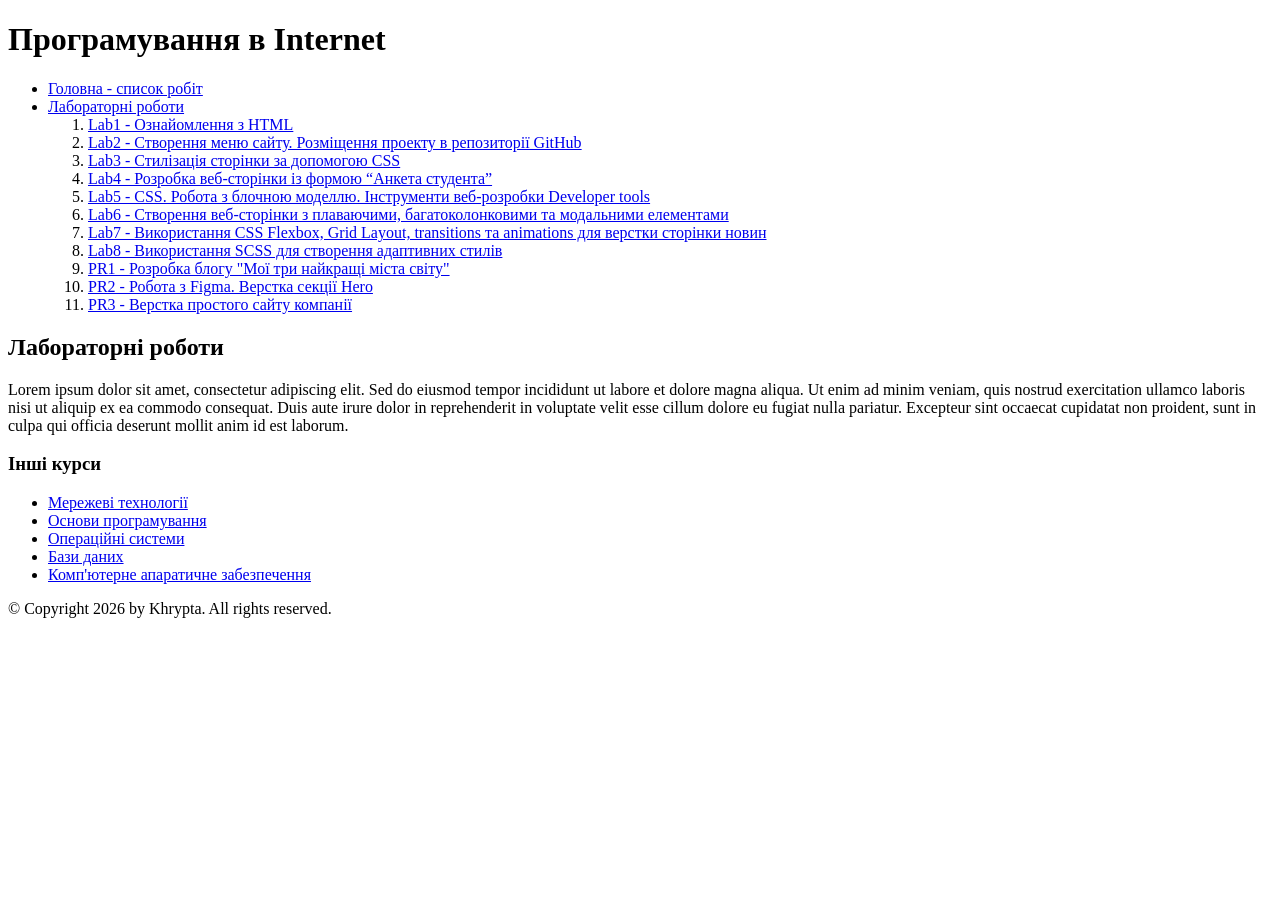
<file: index.html>
<!DOCTYPE html>
<html lang="uk">
<head>
    <meta charset="UTF-8">
    <meta http-equiv="refresh" content="0; url=./lab2/">
    <title>Лабораторна робота №2</title>
</head>
<body>
    <p>Перенаправлення на <a href="./lab2/">Лабораторну роботу №2</a>...</p>
</body>
</html>
</file>
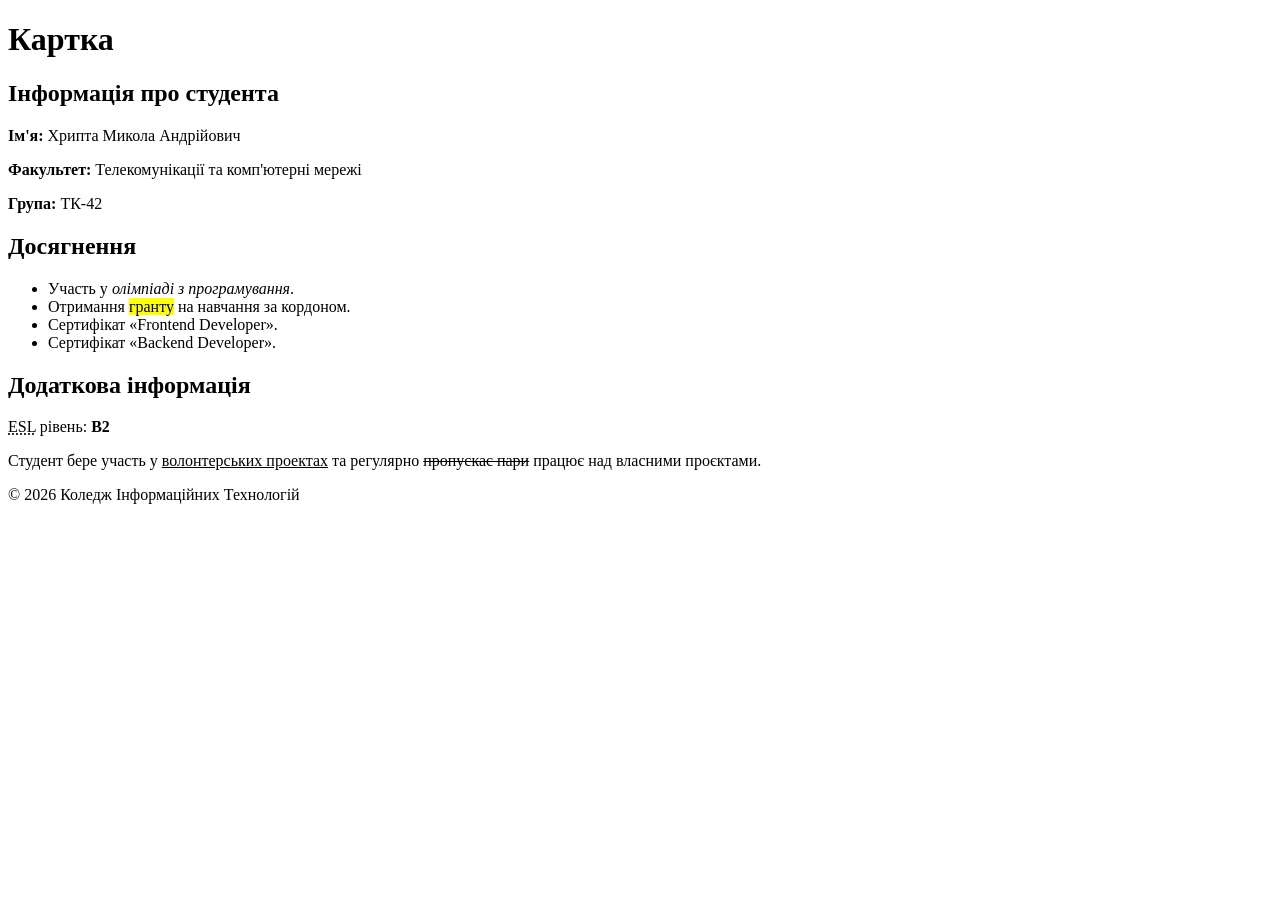
<file: lab1/index.html>
<!DOCTYPE html>
<html lang="uk">

<head>
    <meta charset="UTF-8">
    <title>Картка студента</title>
</head>

<body>
    <header>
        <h1>Картка</h1>
    </header>
    <main>
        <section>
            <h2>Інформація про студента</h2>
            <p><strong>Ім'я:</strong> Хрипта Микола Андрійович</p>
            <p><strong>Факультет:</strong> Телекомунікації та комп'ютерні мережі</p>
            <p><strong>Група:</strong> ТК-42</p>
        </section>
        <section>
            <h2>Досягнення</h2>
            <ul>
                <li>Участь у <em>олімпіаді з програмування</em>.</li>
                <li>Отримання <mark>гранту</mark> на навчання за кордоном.</li>
                <li>Сертифікат <q>Frontend Developer</q>.</li>
                <li>Сертифікат <q>Backend Developer</q>.</li>
            </ul>
        </section>
        <section>
            <h2>Додаткова інформація</h2>
            <p><abbr title="Influent English Level">ESL</abbr> рівень: <strong>B2</strong></p>
            Студент бере участь у <ins>волонтерських проектах</ins> та регулярно <del>пропускає пари</del> працює над власними проєктами.
        </section>
    </main>
    <footer>
        <p>&copy; 2026 Коледж Інформаційних Технологій</p>
    </footer>
</body>



</html>
</file>
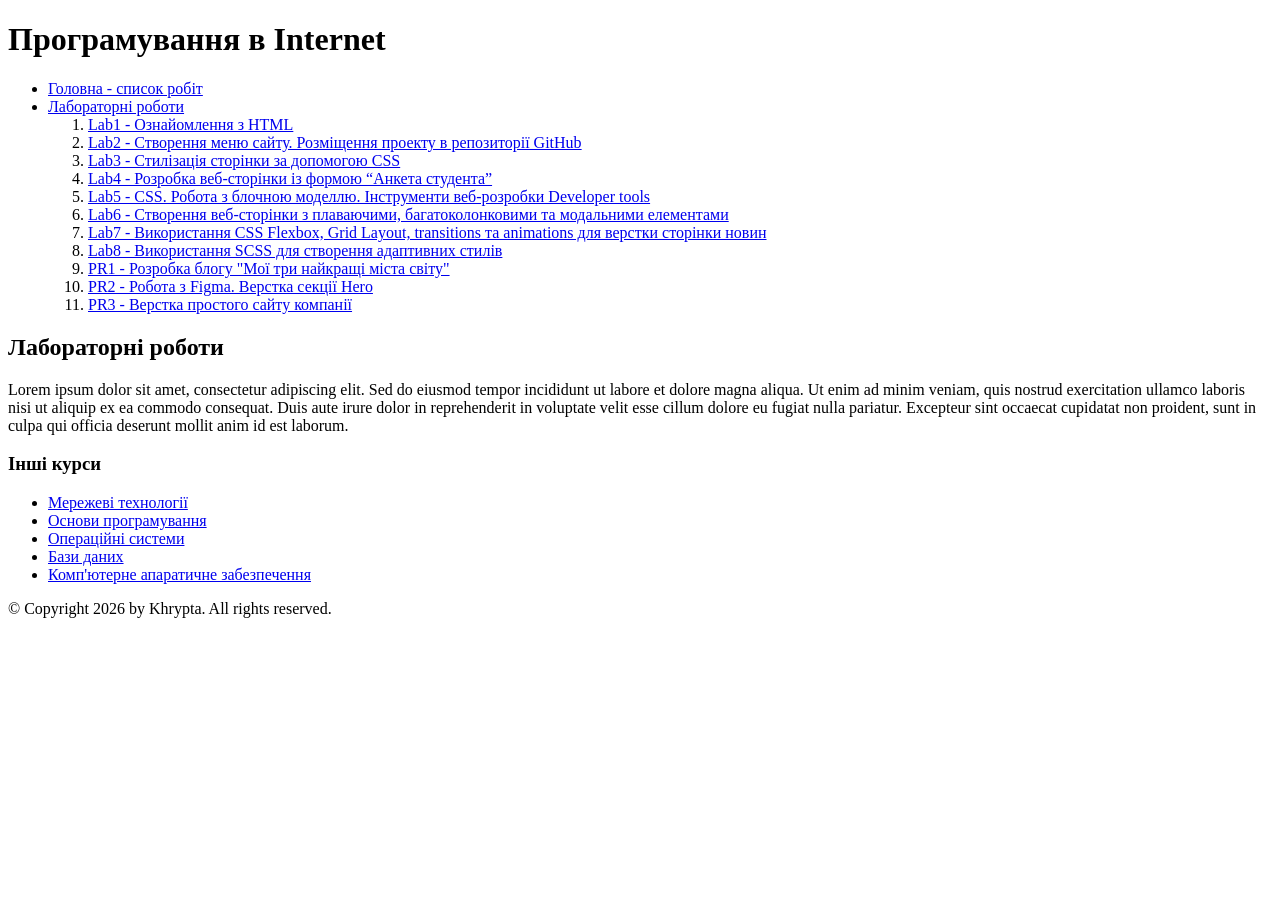
<file: lab2/index.html>
<!DOCTYPE html>
<html lang="uk">
<head>
    <meta charset="UTF-8">
    <title>Лабораторні роботи — Програмування в Internet</title>
</head>
<body>

    <header>
        <h1>Програмування в Internet</h1>
    </header>

    <nav>
        <ul>
            <li>
                <a href="/">Головна - список робіт</a>
            </li>
            <li>
                <a href="#labs">Лабораторні роботи</a>
                <ol>
                    <li><a href="../lab1/index.html">Lab1 - Ознайомлення з HTML</a></li>
                    <li><a href="../lab2/index.html">Lab2 - Створення меню сайту. Розміщення проекту в репозиторії GitHub</a></li>
                    <li><a href="../lab3/index.html">Lab3 - Стилізація сторінки за допомогою CSS</a></li>
                    <li><a href="../lab4/index.html">Lab4 - Розробка веб-сторінки із формою “Анкета студента”</a></li>
                    <li><a href="../lab5/index.html">Lab5 - СSS. Робота з блочною моделлю. Інструменти веб-розробки Developer tools</a></li>
                    <li><a href="../lab6/index.html">Lab6 - Створення веб-сторінки з плаваючими, багатоколонковими та модальними елементами</a></li>
                    <li><a href="../lab7/index.html">Lab7 - Використання CSS Flexbox, Grid Layout, transitions та animations для верстки сторінки новин</a></li>
                    <li><a href="../lab8/index.html">Lab8 - Використання SCSS для створення адаптивних стилів</a></li>
                    <li><a href="../PR1_variant/index.html">PR1 - Розробка блогу "Мої три найкращі міста світу"</a></li>
                    <li><a href="../PR2/index.html">PR2 - Робота з Figma. Верстка секції Hero</a></li>
                    <li><a href="../PR3/index.html">PR3 - Верстка простого сайту компанії</a></li>
                </ol>
            </li>
        </ul>
    </nav>

    <main>
        <article>
            <section id="labs">
                <h2>Лабораторні роботи</h2>
                <p>
                    Lorem ipsum dolor sit amet, consectetur adipiscing elit. Sed do eiusmod tempor incididunt ut labore et dolore magna aliqua. Ut enim ad minim veniam, quis nostrud exercitation ullamco laboris nisi ut aliquip ex ea commodo consequat. Duis aute irure dolor in reprehenderit in voluptate velit esse cillum dolore eu fugiat nulla pariatur. Excepteur sint occaecat cupidatat non proident, sunt in culpa qui officia deserunt mollit anim id est laborum.
                </p>
            </section>
        </article>

        <aside>
            <h3>Інші курси</h3>
            <ul>
                <li><a href="https://prometheus.org.ua/" target="_blank">Мережеві технології</a></li>
                <li><a href="https://www.coursera.org/" target="_blank">Основи програмування</a></li>
                <li><a href="https://www.udemy.com/" target="_blank">Операційні системи</a></li>
                <li><a href="https://edx.org/" target="_blank">Бази даних</a></li>
                <li><a href="https://khanacademy.org/" target="_blank">Комп'ютерне апаратичне забезпечення</a></li>
            </ul>
        </aside>
    </main>

    <footer>
        <p>&copy; Copyright 2026 by Khrypta. All rights reserved.</p>
    </footer>

</body>
</html>
</file>
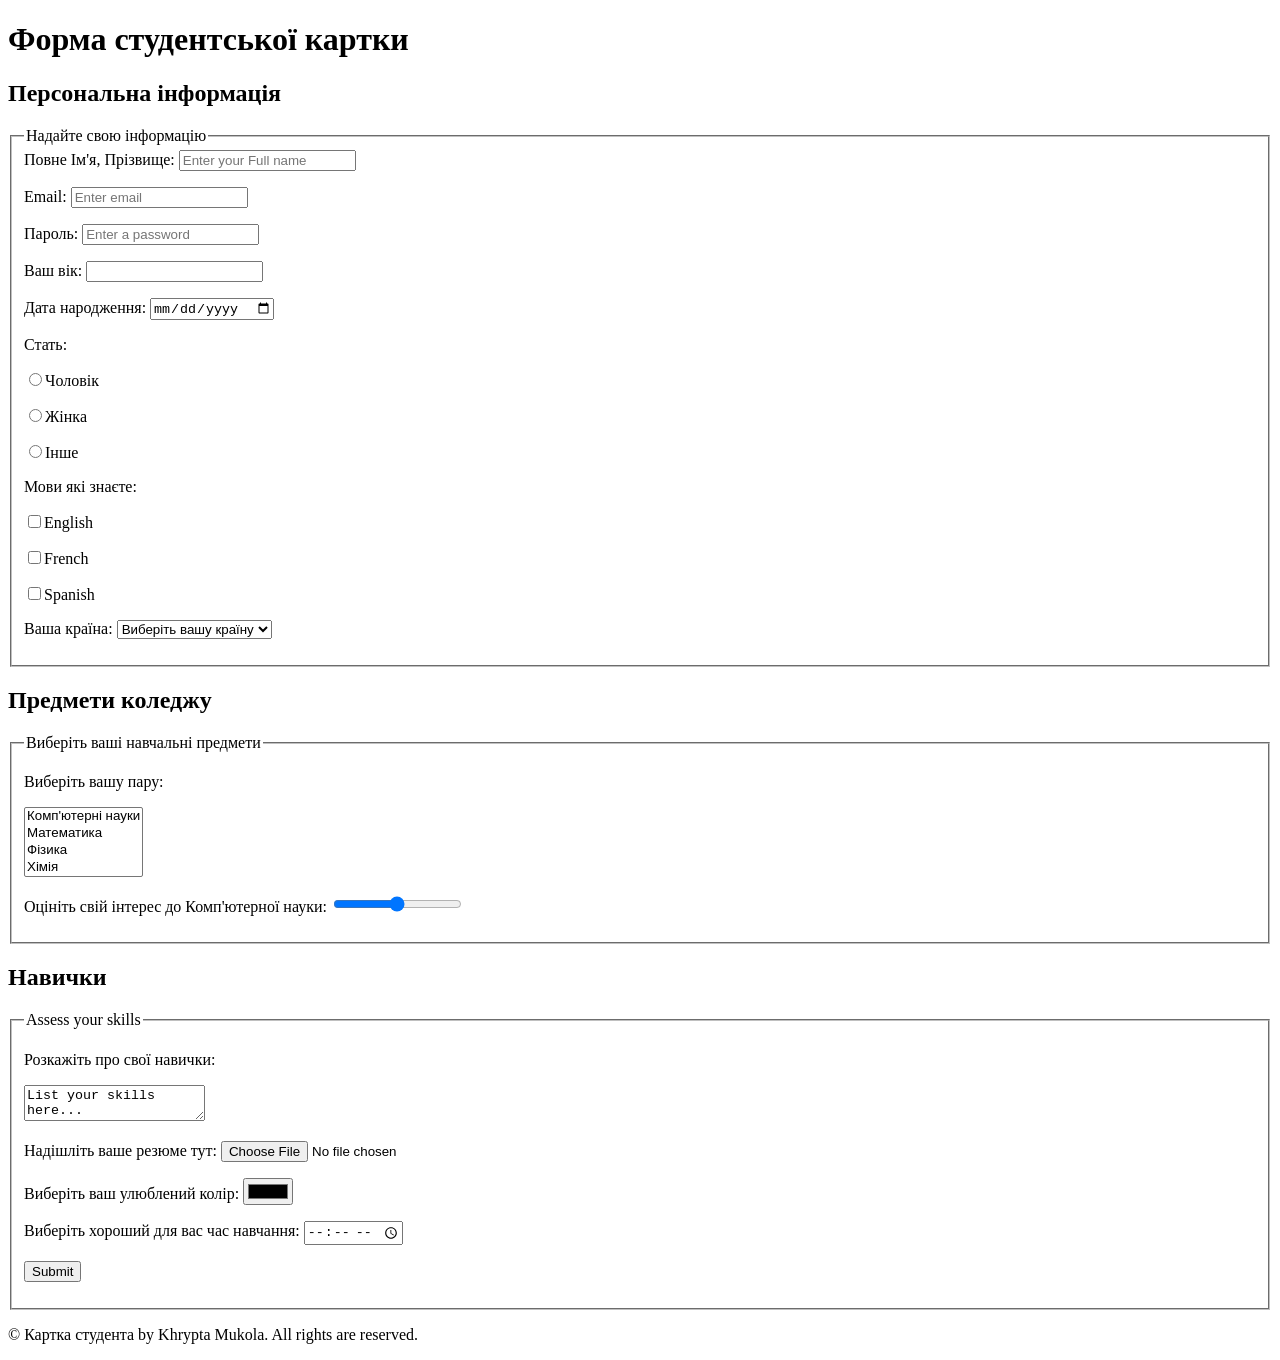
<file: lab4/index.html>
<!DOCTYPE html>
<html lang="uk">

<head>
    <meta charset="UTF-8">
    <title>Форма студентської картки</title>
</head>

<body>
    <header>
        <h1>Форма студентської картки</h1>
    </header>
    <form method="post">
    <section>
        <h2>Персональна інформація</h2>
        
            <fieldset>
                <Legend>Надайте свою інформацію</Legend>
                <label>Повне Ім'я, Прізвище: <input type="text" name="fullname" placeholder="Enter your Full name"></label>
                <p><label>Email: <input type="email" name="email" placeholder="Enter email"></label></p>
                <p><label>Пароль: <input type="password" name="password" placeholder="Enter a password"></label></p>
                <p><label>Ваш вік: <input type="number" name="age" placeholder=""></label></p>
                <p><label>Дата народження: <input type="date" name="date" placeholder=""></label></p>
                <p><label>Стать: </label></p>
                <p><label><input type="radio" value="Male">Чоловік</label></p>
                <p><label><input type="radio" value="Female">Жінка</label></p>
                <p><label><input type="radio" value="Other">Інше</label></p>
                <p><label>Мови які знаєте:</label></p>
                <p><label><input type="checkbox" name="Languages Known">English</label></p>
                <p><label><input type="checkbox" name="Languages Known">French</label></p>
                <p><label><input type="checkbox" name="Languages Known">Spanish</label></p>
                <p><label>Ваша країна: <select>
                            <option value="">Виберіть вашу країну</option>
                            <option value="">Україна</option>
                        </select></label></p>
            </fieldset>
    </section>
    <section>
        <h2>
            Предмети коледжу
        </h2>
        <fieldset>
            <legend>Виберіть ваші навчальні предмети</legend>
            <p><label>Виберіть вашу пару:</label></p>
            <p><select multiple>
                    <option value="Computer Science">Комп'ютерні науки</option>
                    <option value="Math">Математика</option>
                    <option value="Physics">Фізика</option>
                    <option value="Chemistry">Хімія</option>
                </select></p>
            <p><label>Оцініть свій інтерес до Комп'ютерної науки: <input type="range" name="rating"></label></p>
        </fieldset>
    </section>
    <section>
        <h2>
            Навички
        </h2>
        <fieldset>
            <legend>Assess your skills</legend>
            <p>Розкажіть про свої навички:</p>
            <p><label><textarea>List your skills here...</textarea></label></p>
            <p><label>Надішліть ваше резюме тут: <input type="file" name="resume"></label></p>
            <p><label>Виберіть ваш улюблений колір: <input type="color"></label></p>
            <p><label>Виберіть хороший для вас час навчання: <input type="time"></label></p>
            <p><label><input type="submit" name="Submit Survey" placeholder="Submit Survey"></label></p>
        </fieldset>
    </section>
        </form>
    <section>
        <p>&copy; Картка студента by Khrypta Mukola. All rights are reserved.</p>
    </section>
</body>

</html>
</file>
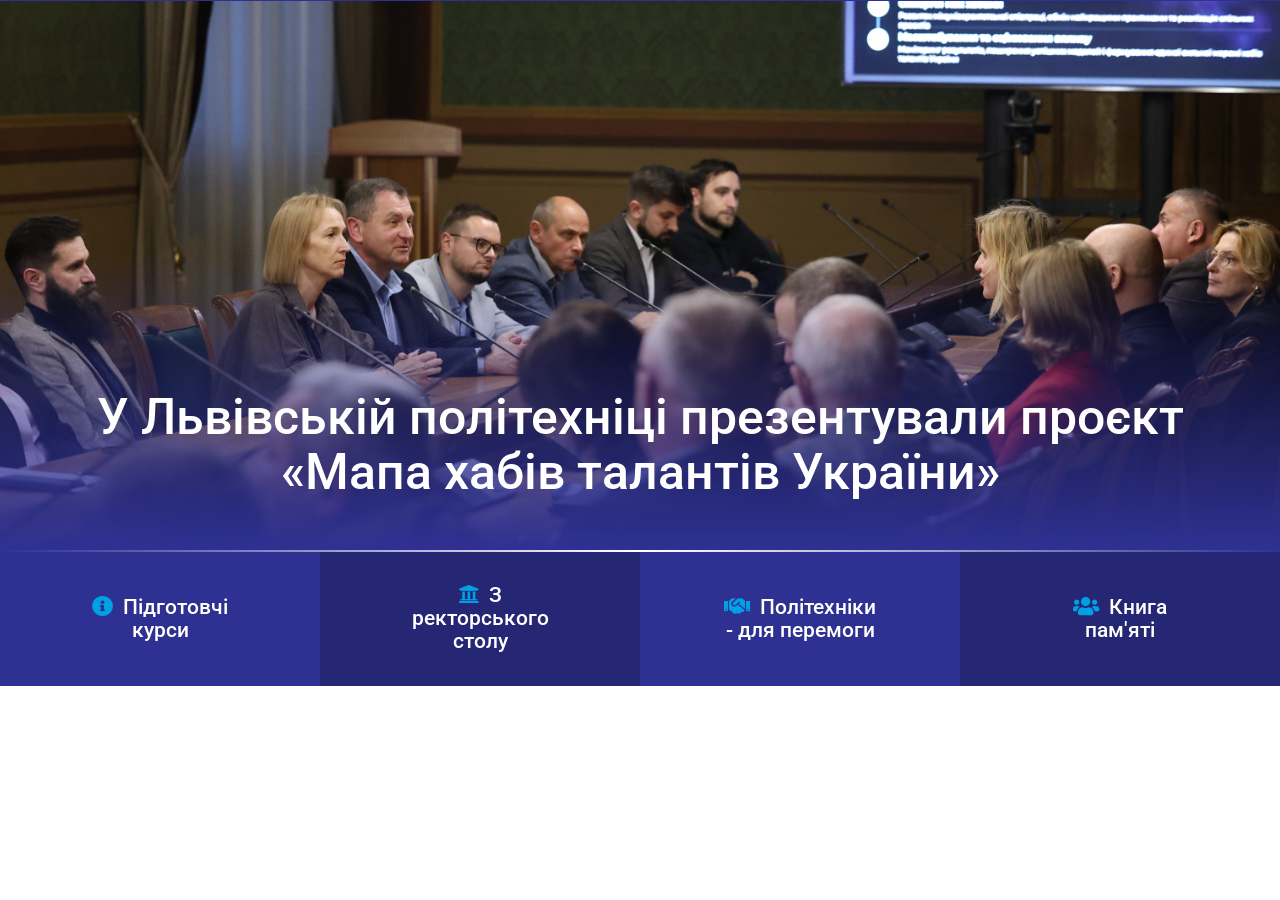
<file: lab5/index.html>
<!DOCTYPE html>
<html lang="uk">

<head>
  <meta charset="utf-8">
  <meta name="viewport" content="width=device-width, initial-scale=1.0">
  <title>Лабораторна робота №5 — header#hero_container</title>

  <!-- Шрифти, як на https://lpnu.ua/ -->
  <link rel="stylesheet" href="https://fonts.googleapis.com/css?family=Roboto:700,regular,italic|Roboto+Condensed:regular,700|Roboto+Slab:600&amp;subset=cyrillic,cyrillic-ext">
  <!-- Іконки Font Awesome, як на https://lpnu.ua/ -->
  <link rel="stylesheet" href="https://use.fontawesome.com/releases/v5.13.1/css/all.css">
  <link rel="stylesheet" href="css/styles.css">
</head>

<body class="fontyourface path-frontpage has-glyphicons lang-uk">
  <!-- Скопійований блок header#hero_container з https://lpnu.ua/ -->
  <header aria-label="Hero Image" id="hero_container" role="link">
    <div class="region region-hero">
      <section class="views-element-container block block-views block-views-blockfront-page-news-block-1 clearfix" id="block-views-block-front-page-news-block-1">
        <div class="form-group">
          <div class="view view-front-page-news view-id-front_page_news view-display-id-block_1 js-view-dom-id-8f29ef7d2e314f4dab918172b0fe4b82d507d9e11797bef28048b4d6fcc45952">
            <div class="view-content">
              <div id="hero" style="background: rgb(46,49,146) url(images/hero.jpg) no-repeat center top;">
                <div class="shadow"></div>
                <div class="container">
                  <h2>
                    <a href="https://lpnu.ua/news/u-lvivskii-politekhnitsi-prezentuvaly-proiekt-mapa-khabiv-talantiv-ukrainy" hreflang="uk">
                      У Львівській політехніці презентували проєкт «Мапа хабів талантів України»
                    </a>
                  </h2>
                </div>
              </div>
            </div>
          </div>
        </div>
      </section>

      <section class="block block-block-content block-block-contentc5f23b7f-4a73-4e3e-9f21-5b14c3a485f4 clearfix" id="block-lpnushortcutstop4">
        <div class="field field--name-body field--type-text-with-summary field--label-hidden field--item">
          <div class="container-fluid">
            <div class="row">
              <a href="https://lpnu.ua/pidhotovchi-kursy">
                <div class="shortcut-1 col-xs-6 col-sm-3">
                  <h2><i class="fas fa-info-circle"></i> <span>Підготовчі курси</span></h2>
                </div>
              </a>
              <a href="https://lpnu.ua/reflections">
                <div class="shortcut-2 col-xs-6 col-sm-3">
                  <h2><i class="fas fa-university"></i> <span>З ректорського столу</span></h2>
                </div>
              </a>
              <a href="https://lpnu.ua/politekhniky-dlia-peremohy">
                <div class="shortcut-3 col-xs-6 col-sm-3">
                  <h2><i class="fas fa-handshake"></i> <span>Політехніки - для перемоги</span></h2>
                </div>
              </a>
              <a href="https://lpnu.ua/knyha-pamiati">
                <div class="shortcut-4 col-xs-6 col-sm-3">
                  <h2><i class="fas fa-users"></i> <span>Книга пам'яті</span></h2>
                </div>
              </a>
            </div>
          </div>
        </div>
      </section>
    </div>
  </header>
</body>

</html>
</file>
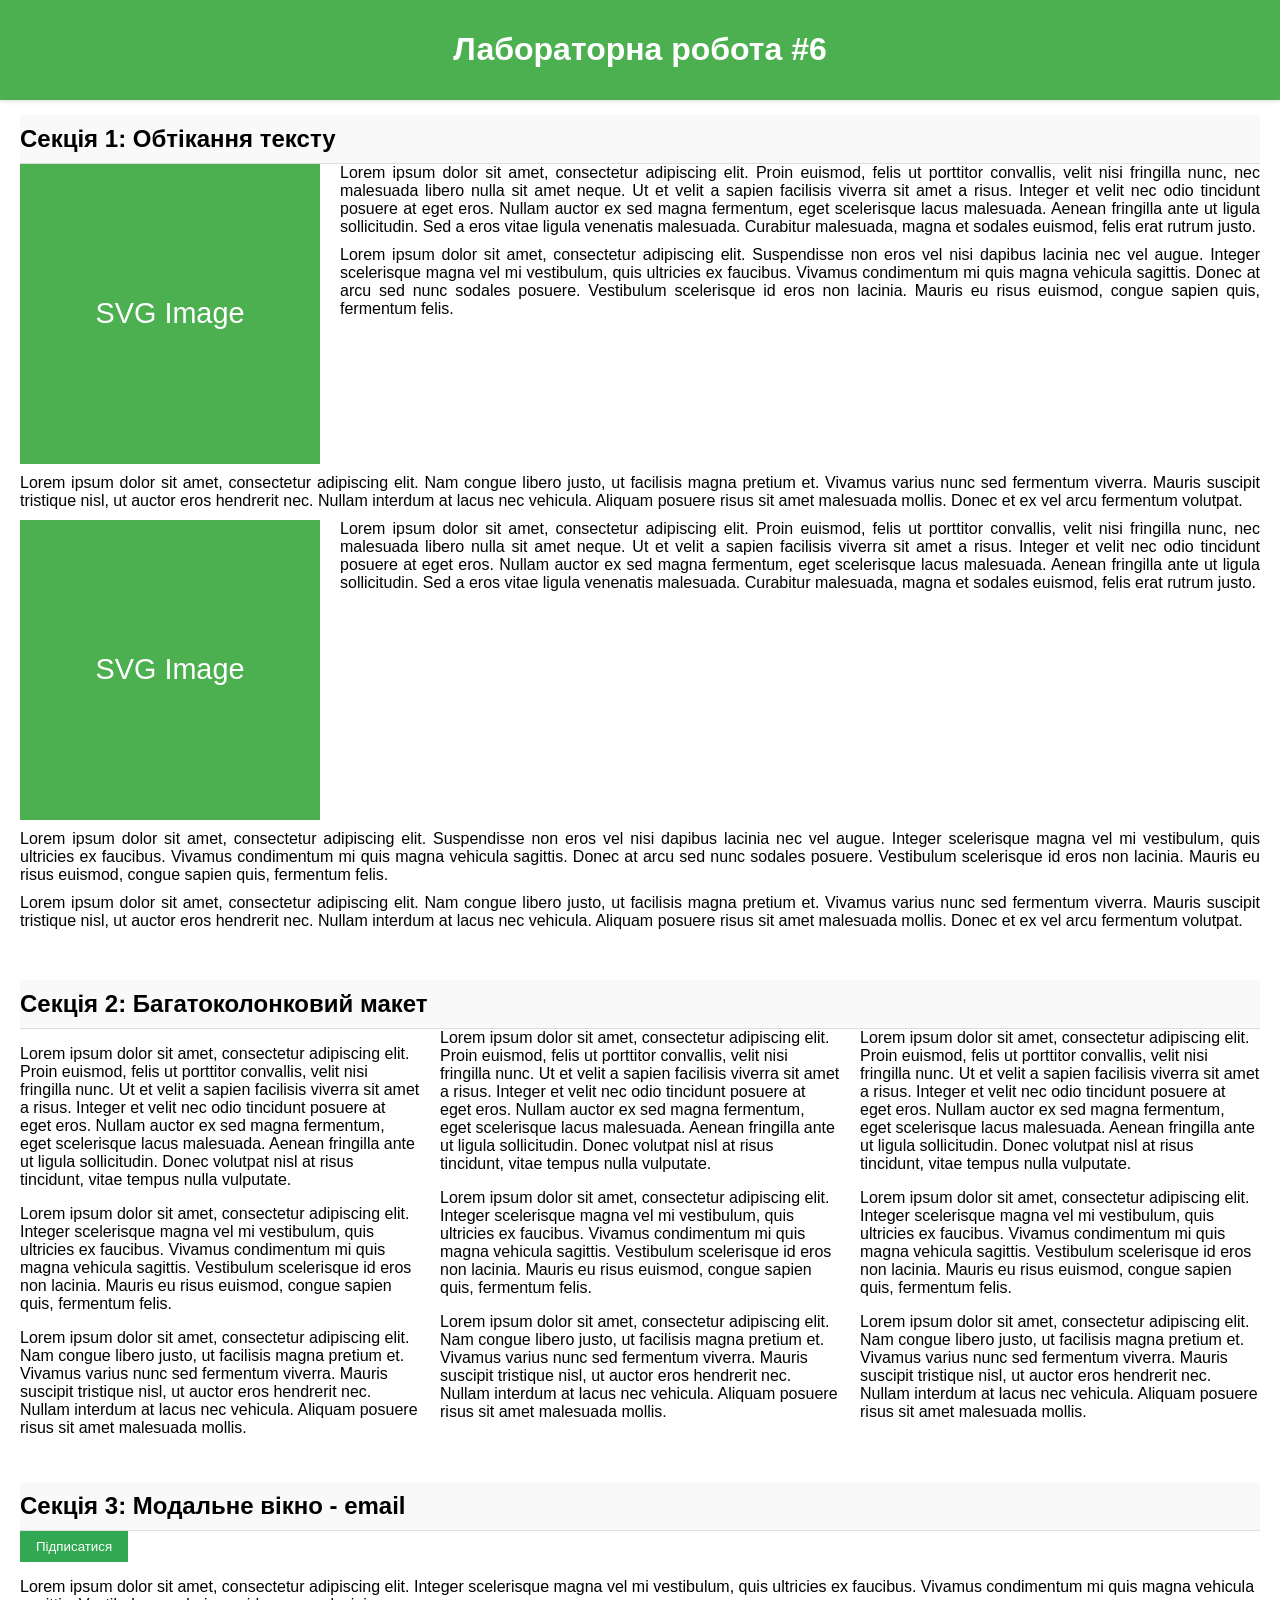
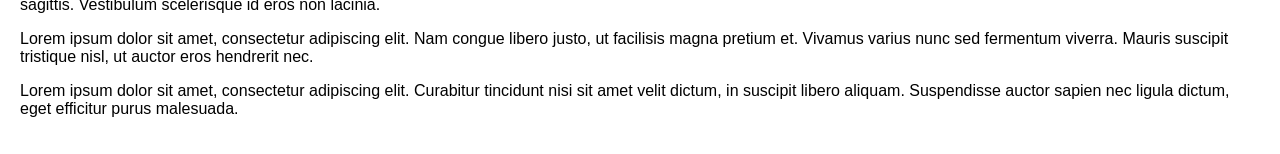
<file: lab6/index.html>
<!DOCTYPE html>
<html lang="uk">

<head>
    <meta charset="UTF-8">
    <meta name="viewport" content="width=device-width, initial-scale=1.0">
    <title>Лабораторна робота #6: floats, positioning, multicolumn layout.</title>
    <link rel="stylesheet" href="css/styles.css">
</head>

<body>
    <header>
        <h1>Лабораторна робота #6</h1>
    </header>

    <!-- Секція 1 -->
    <section id="section-1">
        <h2>Секція 1: Обтікання тексту</h2>
        <img src="img/image.svg" alt="SVG зображення">
        <p class="text">
            Lorem ipsum dolor sit amet, consectetur adipiscing elit.
            Proin euismod, felis ut porttitor convallis, velit nisi fringilla nunc, nec malesuada libero nulla sit amet
            neque.
            Ut et velit a sapien facilisis viverra sit amet a risus. Integer et velit nec odio tincidunt posuere at eget
            eros.
            Nullam auctor ex sed magna fermentum, eget scelerisque lacus malesuada. Aenean fringilla ante ut ligula
            sollicitudin.
            Sed a eros vitae ligula venenatis malesuada. Curabitur malesuada, magna et sodales euismod, felis erat
            rutrum justo.
        </p>
        <p class="text">
            Lorem ipsum dolor sit amet, consectetur adipiscing elit. Suspendisse non eros vel nisi dapibus lacinia nec
            vel augue.
            Integer scelerisque magna vel mi vestibulum, quis ultricies ex faucibus. Vivamus condimentum mi quis magna
            vehicula sagittis.
            Donec at arcu sed nunc sodales posuere. Vestibulum scelerisque id eros non lacinia. Mauris eu risus euismod,
            congue sapien quis,
            fermentum felis.
        </p>
        <p class="text clear">
            Lorem ipsum dolor sit amet, consectetur adipiscing elit. Nam congue libero justo, ut facilisis magna pretium
            et.
            Vivamus varius nunc sed fermentum viverra. Mauris suscipit tristique nisl, ut auctor eros hendrerit nec.
            Nullam interdum at lacus nec vehicula. Aliquam posuere risus sit amet malesuada mollis. Donec et ex vel arcu
            fermentum volutpat.
        </p>
        <img src="img/image.svg" alt="SVG зображення">
        <p class="text">
            Lorem ipsum dolor sit amet, consectetur adipiscing elit.
            Proin euismod, felis ut porttitor convallis, velit nisi fringilla nunc, nec malesuada libero nulla sit amet
            neque.
            Ut et velit a sapien facilisis viverra sit amet a risus. Integer et velit nec odio tincidunt posuere at eget
            eros.
            Nullam auctor ex sed magna fermentum, eget scelerisque lacus malesuada. Aenean fringilla ante ut ligula
            sollicitudin.
            Sed a eros vitae ligula venenatis malesuada. Curabitur malesuada, magna et sodales euismod, felis erat
            rutrum justo.
        </p>
        <p class="text clear">
            Lorem ipsum dolor sit amet, consectetur adipiscing elit. Suspendisse non eros vel nisi dapibus lacinia nec
            vel augue.
            Integer scelerisque magna vel mi vestibulum, quis ultricies ex faucibus. Vivamus condimentum mi quis magna
            vehicula sagittis.
            Donec at arcu sed nunc sodales posuere. Vestibulum scelerisque id eros non lacinia. Mauris eu risus euismod,
            congue sapien quis,
            fermentum felis.
        </p>
        <p class="text">
            Lorem ipsum dolor sit amet, consectetur adipiscing elit. Nam congue libero justo, ut facilisis magna pretium
            et.
            Vivamus varius nunc sed fermentum viverra. Mauris suscipit tristique nisl, ut auctor eros hendrerit nec.
            Nullam interdum at lacus nec vehicula. Aliquam posuere risus sit amet malesuada mollis. Donec et ex vel arcu
            fermentum volutpat.
        </p>
    </section>

    <!-- Секція 2 -->
    <section id="section-2">
        <h2>Секція 2: Багатоколонковий макет</h2>
        <div class="multicolumn-text">
            <p>
                Lorem ipsum dolor sit amet, consectetur adipiscing elit. Proin euismod, felis ut porttitor convallis,
                velit nisi fringilla nunc.
                Ut et velit a sapien facilisis viverra sit amet a risus. Integer et velit nec odio tincidunt posuere at
                eget eros.
                Nullam auctor ex sed magna fermentum, eget scelerisque lacus malesuada. Aenean fringilla ante ut ligula
                sollicitudin.
                Donec volutpat nisl at risus tincidunt, vitae tempus nulla vulputate.
            </p>
            <p>
                Lorem ipsum dolor sit amet, consectetur adipiscing elit. Integer scelerisque magna vel mi vestibulum,
                quis ultricies ex faucibus.
                Vivamus condimentum mi quis magna vehicula sagittis. Vestibulum scelerisque id eros non lacinia. Mauris
                eu risus euismod,
                congue sapien quis, fermentum felis.
            </p>
            <p>
                Lorem ipsum dolor sit amet, consectetur adipiscing elit. Nam congue libero justo, ut facilisis magna
                pretium et.
                Vivamus varius nunc sed fermentum viverra. Mauris suscipit tristique nisl, ut auctor eros hendrerit nec.
                Nullam interdum at lacus nec vehicula. Aliquam posuere risus sit amet malesuada mollis.
            </p>
            <p>
                Lorem ipsum dolor sit amet, consectetur adipiscing elit. Proin euismod, felis ut porttitor convallis,
                velit nisi fringilla nunc.
                Ut et velit a sapien facilisis viverra sit amet a risus. Integer et velit nec odio tincidunt posuere at
                eget eros.
                Nullam auctor ex sed magna fermentum, eget scelerisque lacus malesuada. Aenean fringilla ante ut ligula
                sollicitudin.
                Donec volutpat nisl at risus tincidunt, vitae tempus nulla vulputate.
            </p>
            <p>
                Lorem ipsum dolor sit amet, consectetur adipiscing elit. Integer scelerisque magna vel mi vestibulum,
                quis ultricies ex faucibus.
                Vivamus condimentum mi quis magna vehicula sagittis. Vestibulum scelerisque id eros non lacinia. Mauris
                eu risus euismod,
                congue sapien quis, fermentum felis.
            </p>
            <p>
                Lorem ipsum dolor sit amet, consectetur adipiscing elit. Nam congue libero justo, ut facilisis magna
                pretium et.
                Vivamus varius nunc sed fermentum viverra. Mauris suscipit tristique nisl, ut auctor eros hendrerit nec.
                Nullam interdum at lacus nec vehicula. Aliquam posuere risus sit amet malesuada mollis.
            </p>
            <p>
                Lorem ipsum dolor sit amet, consectetur adipiscing elit. Proin euismod, felis ut porttitor convallis,
                velit nisi fringilla nunc.
                Ut et velit a sapien facilisis viverra sit amet a risus. Integer et velit nec odio tincidunt posuere at
                eget eros.
                Nullam auctor ex sed magna fermentum, eget scelerisque lacus malesuada. Aenean fringilla ante ut ligula
                sollicitudin.
                Donec volutpat nisl at risus tincidunt, vitae tempus nulla vulputate.
            </p>
            <p>
                Lorem ipsum dolor sit amet, consectetur adipiscing elit. Integer scelerisque magna vel mi vestibulum,
                quis ultricies ex faucibus.
                Vivamus condimentum mi quis magna vehicula sagittis. Vestibulum scelerisque id eros non lacinia. Mauris
                eu risus euismod,
                congue sapien quis, fermentum felis.
            </p>
            <p>
                Lorem ipsum dolor sit amet, consectetur adipiscing elit. Nam congue libero justo, ut facilisis magna
                pretium et.
                Vivamus varius nunc sed fermentum viverra. Mauris suscipit tristique nisl, ut auctor eros hendrerit nec.
                Nullam interdum at lacus nec vehicula. Aliquam posuere risus sit amet malesuada mollis.
            </p>
        </div>
    </section>

    <!-- Секція 3 з кнопкою -->
    <section class="section-3">
        <h2>Секція 3: Модальне вікно - email</h2>
        <button id="openModalBtn" class="btn-subscribe">Підписатися</button>
        <p>
            Lorem ipsum dolor sit amet, consectetur adipiscing elit. Integer scelerisque magna vel mi vestibulum, quis
            ultricies ex faucibus.
            Vivamus condimentum mi quis magna vehicula sagittis. Vestibulum scelerisque id eros non lacinia.
        </p>
        <p>
            Lorem ipsum dolor sit amet, consectetur adipiscing elit. Nam congue libero justo, ut facilisis magna pretium
            et.
            Vivamus varius nunc sed fermentum viverra. Mauris suscipit tristique nisl, ut auctor eros hendrerit nec.
        </p>
        <p>
            Lorem ipsum dolor sit amet, consectetur adipiscing elit. Curabitur tincidunt nisi sit amet velit dictum, in
            suscipit libero aliquam.
            Suspendisse auctor sapien nec ligula dictum, eget efficitur purus malesuada.
        </p>
    </section>
    </section>

    <!-- Модальне вікно (Overlay + Modal Window) -->
    <div id="modalOverlay" class="modal-overlay">
        <div class="modal-content">
            <form id="emailForm">
                <label for="emailInput">Введіть вашу електронну пошту:</label>
                <div class="form-row">
                    <input type="email" id="emailInput" required placeholder=" " />
                    <button type="submit" class="btn-save">Зберегти</button>
                </div>
            </form>
        </div>
    </div>

    <!-- JavaScript -->
    <script>
        // Отримуємо елементи
        const openBtn = document.getElementById('openModalBtn');
        const modalOverlay = document.getElementById('modalOverlay');
        const emailForm = document.getElementById('emailForm');

        // Відкриття модального вікна при натисканні на "Підписатися"
        openBtn.addEventListener('click', () => {
            modalOverlay.style.display = 'flex';
        });

        // Закриття вікна при клацанні поза його межами (на затемнене тло)
        modalOverlay.addEventListener('click', (e) => {
            if (e.target === modalOverlay) {
                modalOverlay.style.display = 'none';
            }
        });

        // Обробка відправки форми (якщо пошту введено та натиснуто "Зберегти")
        emailForm.addEventListener('submit', (e) => {
            e.preventDefault(); // Запобігаємо перезавантаженню сторінки

            // Тут ви можете виконати необхідні дії із значенням emailInput.value
            alert('Дякуємо за підписку!');

            modalOverlay.style.display = 'none'; // Закриваємо вікно після збереження
            emailForm.reset(); // Очищаємо поле
        });
    </script>
</body>

</html>
</file>
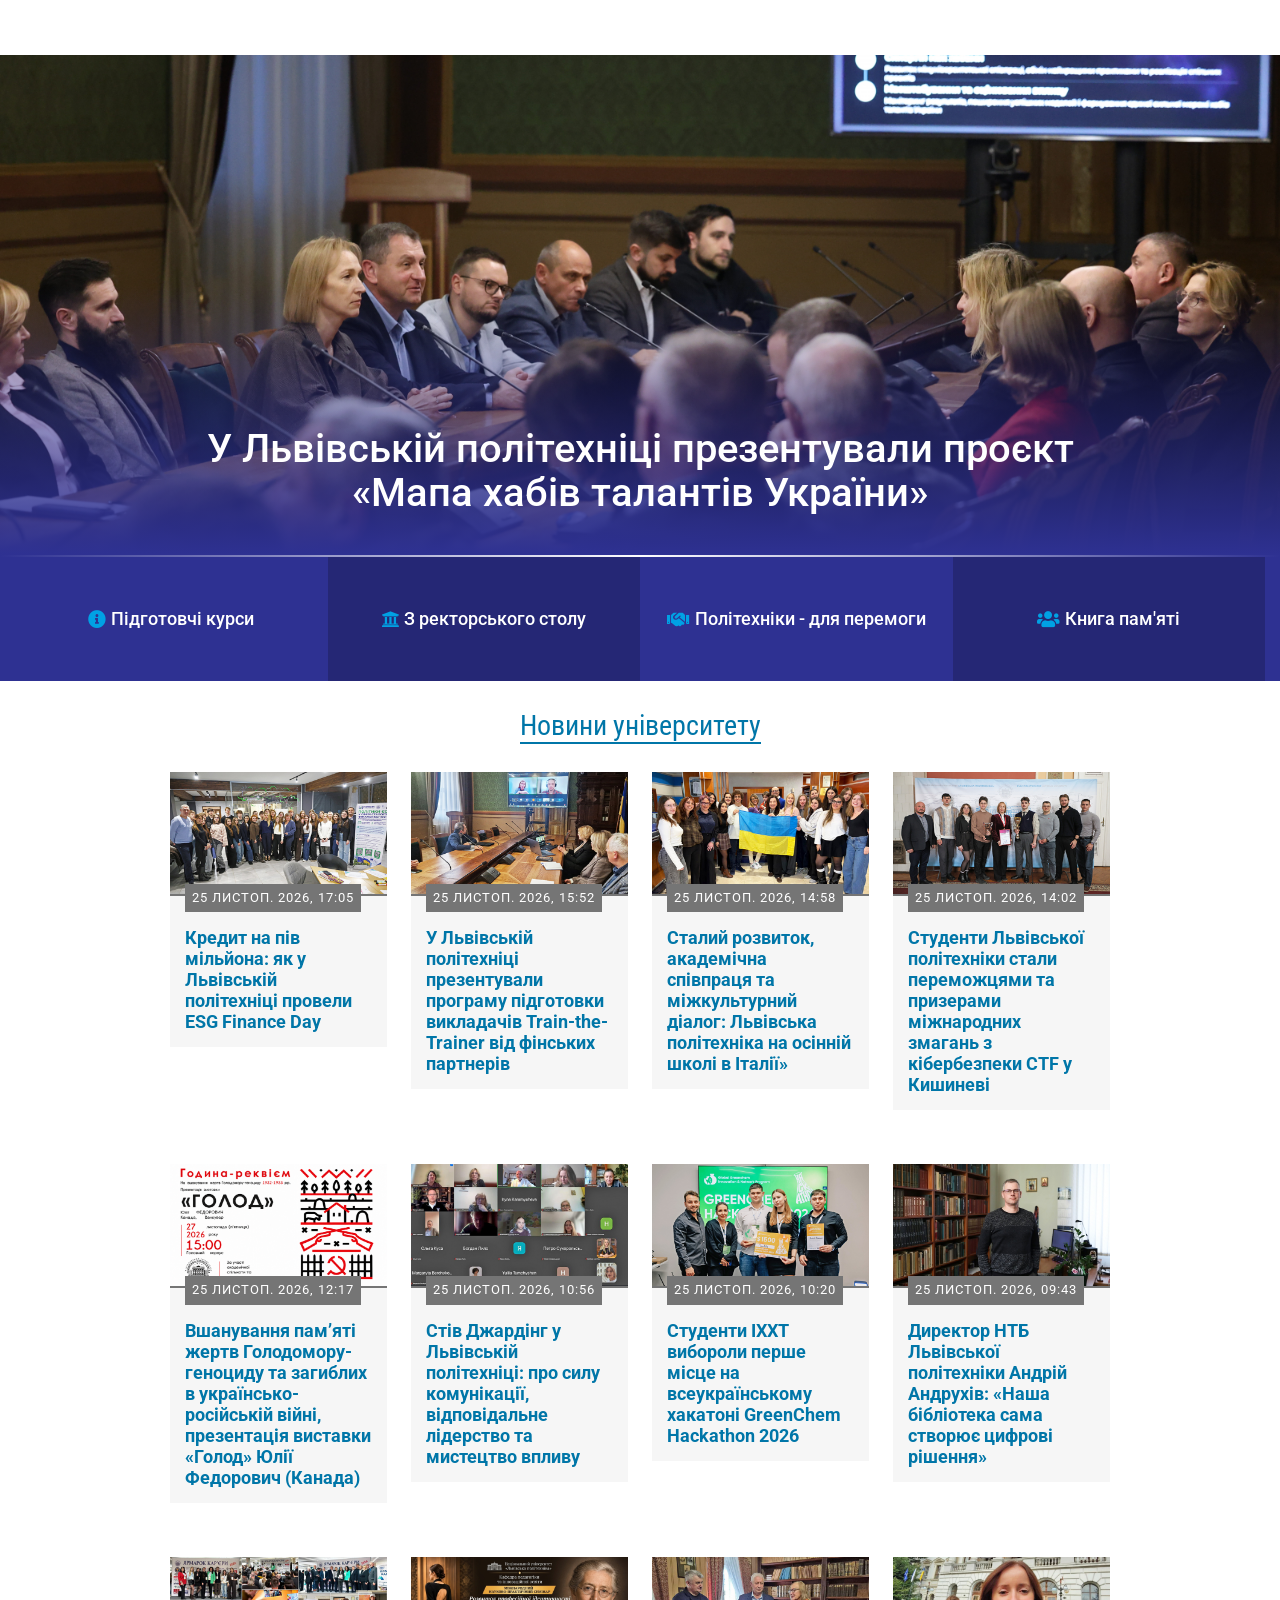
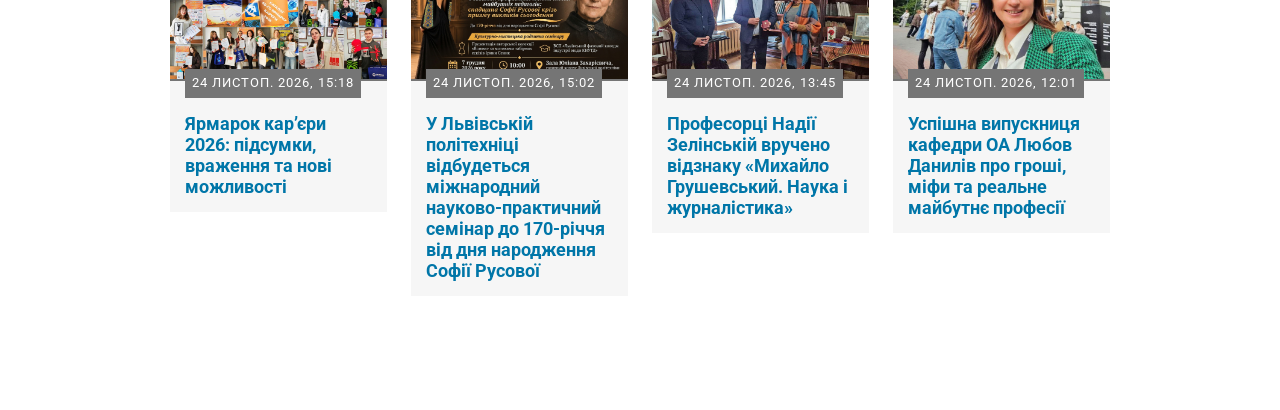
<file: lab7/index.html>
<!DOCTYPE html>
<html lang="uk">

<head>
  <meta charset="utf-8">
  <meta name="viewport" content="width=device-width, initial-scale=1.0">
  <title>Лабораторна робота №7 — Flexbox, Grid, transitions та animations</title>

  <link rel="stylesheet" href="https://fonts.googleapis.com/css?family=Roboto:700,regular,italic|Roboto+Condensed:regular,700|Roboto+Slab:600&amp;subset=cyrillic,cyrillic-ext">
  <link rel="stylesheet" href="https://use.fontawesome.com/releases/v5.13.1/css/all.css">
  <link rel="stylesheet" href="css/styles.css">
</head>

<body class="fontyourface path-frontpage has-glyphicons lang-uk">
  <!-- Варіант 2: header#hero_container, зверстаний за допомогою Flexbox -->
  <header aria-label="Hero Image" id="hero_container" role="link">
    <div class="region region-hero">
      <section class="views-element-container block block-views block-views-blockfront-page-news-block-1 clearfix" id="block-views-block-front-page-news-block-1">
        <div class="form-group">
          <div class="view view-front-page-news view-id-front_page_news view-display-id-block_1">
            <div class="view-content">
              <div id="hero" style="background: rgb(46,49,146) url(images/hero.jpg) no-repeat center top;">
                <div class="shadow"></div>
                <div class="container">
                  <h2>
                    <a href="https://lpnu.ua/news/u-lvivskii-politekhnitsi-prezentuvaly-proiekt-mapa-khabiv-talantiv-ukrainy" hreflang="uk">
                      У Львівській політехніці презентували проєкт «Мапа хабів талантів України»
                    </a>
                  </h2>
                </div>
              </div>
            </div>
          </div>
        </div>
      </section>

      <section class="block block-block-content block-block-contentc5f23b7f-4a73-4e3e-9f21-5b14c3a485f4 clearfix" id="block-lpnushortcutstop4">
        <div class="field field--name-body field--type-text-with-summary field--label-hidden field--item">
          <div class="container-fluid">
            <div class="row shortcuts-row">
              <a class="shortcut-link" href="https://lpnu.ua/pidhotovchi-kursy">
                <div class="shortcut-1 col-xs-6 col-sm-3">
                  <h2><i class="fas fa-info-circle"></i> <span>Підготовчі курси</span></h2>
                </div>
              </a>
              <a class="shortcut-link" href="https://lpnu.ua/reflections">
                <div class="shortcut-2 col-xs-6 col-sm-3">
                  <h2><i class="fas fa-university"></i> <span>З ректорського столу</span></h2>
                </div>
              </a>
              <a class="shortcut-link" href="https://lpnu.ua/politekhniky-dlia-peremohy">
                <div class="shortcut-3 col-xs-6 col-sm-3">
                  <h2><i class="fas fa-handshake"></i> <span>Політехніки - для перемоги</span></h2>
                </div>
              </a>
              <a class="shortcut-link" href="https://lpnu.ua/knyha-pamiati">
                <div class="shortcut-4 col-xs-6 col-sm-3">
                  <h2><i class="fas fa-users"></i> <span>Книга пам'яті</span></h2>
                </div>
              </a>
            </div>
          </div>
        </div>
      </section>
    </div>
  </header>

  <!-- Головний блок із сіткою новин (CSS Grid) -->
  <main class="main-container container">
    <section class="views-element-container block block-views block-views-blockfront-page-news-block-3 clearfix" id="block-views-block-front-page-news-block-3">
      <div class="form-group">
        <div class="view view-front-page-news view-id-front_page_news view-display-id-block_3">
          <div class="view-header">
            <h2 align="center">
              <span><a href="https://lpnu.ua/news">Новини університету</a></span>
            </h2>
          </div>
          <div class="view-content">
            <div class="views-view-grid horizontal cols-4 clearfix news-grid">
      <div class="row">
        <div class="col-12 col-sm-6 col-md-3 views-col col-1">
          <div>
            <span>
              <a href="https://lpnu.ua/news/kredyt-na-piv-miliona-iak-u-lvivskii-politekhnitsi-provely-esg-finance-day">
                <div class="news_teaser">
                  <img alt="заставка до матеріалу" class="img-responsive" height="405" src="images/news-01.jpg" typeof="Image" width="720">
                  <span>25 листоп. 2026, 17:05</span>
                </div>
                <h3>Кредит на пів мільйона: як у Львівській політехніці провели ESG Finance Day</h3>
              </a>
            </span>
          </div>
        </div>
        <div class="col-12 col-sm-6 col-md-3 views-col col-2">
          <div>
            <span>
              <a href="https://lpnu.ua/news/u-lvivskii-politekhnitsi-prezentuvaly-prohramu-pidhotovky-vykladachiv-train-trainer-vid">
                <div class="news_teaser">
                  <img alt="заставка до матеріалу" class="img-responsive" height="405" src="images/news-02.jpg" typeof="Image" width="720">
                  <span>25 листоп. 2026, 15:52</span>
                </div>
                <h3>У Львівській політехніці презентували програму підготовки викладачів Train-the-Trainer від фінських партнерів</h3>
              </a>
            </span>
          </div>
        </div>
        <div class="col-12 col-sm-6 col-md-3 views-col col-3">
          <div>
            <span>
              <a href="https://lpnu.ua/news/stalyi-rozvytok-akademichna-spivpratsia-ta-mizhkulturnyi-dialoh-lvivska-politekhnika-na">
                <div class="news_teaser">
                  <img alt="заставка до матеріалу" class="img-responsive" height="405" src="images/news-03.jpg" typeof="Image" width="720">
                  <span>25 листоп. 2026, 14:58</span>
                </div>
                <h3>Сталий розвиток, академічна співпраця та міжкультурний діалог: Львівська політехніка на осінній школі в Італії»</h3>
              </a>
            </span>
          </div>
        </div>
        <div class="col-12 col-sm-6 col-md-3 views-col col-4">
          <div>
            <span>
              <a href="https://lpnu.ua/news/studenty-lvivskoi-politekhniky-staly-peremozhtsiamy-ta-pryzeramy-mizhnarodnykh-zmahan-z">
                <div class="news_teaser">
                  <img alt="заставка до матеріалу" class="img-responsive" height="405" src="images/news-04.jpg" typeof="Image" width="720">
                  <span>25 листоп. 2026, 14:02</span>
                </div>
                <h3>Студенти Львівської політехніки стали переможцями та призерами міжнародних змагань з кібербезпеки CTF у Кишиневі</h3>
              </a>
            </span>
          </div>
        </div>
      </div>
      <div class="row">
        <div class="col-12 col-sm-6 col-md-3 views-col col-1">
          <div>
            <span>
              <a href="https://lpnu.ua/events/vshanuvannia-pamiati-zhertv-holodomoru-henotsydu-ta-zahyblykh-v-ukrainsko-rosiiskii-viini">
                <div class="news_teaser">
                  <img alt="заставка до матеріалу" class="img-responsive" height="405" src="images/news-05.png" typeof="Image" width="720">
                  <span>25 листоп. 2026, 12:17</span>
                </div>
                <h3>Вшанування пам’яті жертв Голодомору-геноциду та загиблих в українсько-російській війні, презентація виставки «Голод» Юлії Федорович (Канада)</h3>
              </a>
            </span>
          </div>
        </div>
        <div class="col-12 col-sm-6 col-md-3 views-col col-2">
          <div>
            <span>
              <a href="https://lpnu.ua/news/stiv-dzhardinh-u-lvivskii-politekhnitsi-pro-sylu-komunikatsii-vidpovidalne-liderstvo-ta">
                <div class="news_teaser">
                  <img alt="заставка до матеріалу" class="img-responsive" height="405" src="images/news-06.jpg" typeof="Image" width="720">
                  <span>25 листоп. 2026, 10:56</span>
                </div>
                <h3>Стів Джардінг у Львівській політехніці: про силу комунікації, відповідальне лідерство та мистецтво впливу</h3>
              </a>
            </span>
          </div>
        </div>
        <div class="col-12 col-sm-6 col-md-3 views-col col-3">
          <div>
            <span>
              <a href="https://lpnu.ua/news/studenty-ikhkht-vyboroly-pershe-mistse-na-vseukrainskomu-khakatoni-greenchem-hackathon-2026">
                <div class="news_teaser">
                  <img alt="заставка до матеріалу" class="img-responsive" height="405" src="images/news-07.jpg" typeof="Image" width="720">
                  <span>25 листоп. 2026, 10:20</span>
                </div>
                <h3>Студенти ІХХТ вибороли перше місце на всеукраїнському хакатоні GreenChem Hackathon 2026</h3>
              </a>
            </span>
          </div>
        </div>
        <div class="col-12 col-sm-6 col-md-3 views-col col-4">
          <div>
            <span>
              <a href="https://lpnu.ua/news/dyrektor-ntb-lvivskoi-politekhniky-andrii-andrukhiv-nasha-biblioteka-sama-stvoriuie-tsyfrovi">
                <div class="news_teaser">
                  <img alt="заставка до матеріалу" class="img-responsive" height="405" src="images/news-08.jpg" typeof="Image" width="720">
                  <span>25 листоп. 2026, 09:43</span>
                </div>
                <h3>Директор НТБ Львівської політехніки Андрій Андрухів: «Наша бібліотека сама створює цифрові рішення»</h3>
              </a>
            </span>
          </div>
        </div>
      </div>
      <div class="row">
        <div class="col-12 col-sm-6 col-md-3 views-col col-1">
          <div>
            <span>
              <a href="https://lpnu.ua/news/yarmarok-kariery-2026-pidsumky-vrazhennia-ta-novi-mozhlyvosti">
                <div class="news_teaser">
                  <img alt="фото" class="img-responsive" height="405" src="images/news-09.jpg" typeof="Image" width="720">
                  <span>24 листоп. 2026, 15:18</span>
                </div>
                <h3>Ярмарок кар’єри 2026: підсумки, враження та нові можливості</h3>
              </a>
            </span>
          </div>
        </div>
        <div class="col-12 col-sm-6 col-md-3 views-col col-2">
          <div>
            <span>
              <a href="https://lpnu.ua/news/u-lvivskii-politekhnitsi-vidbudetsia-mizhnarodnyi-naukovo-praktychnyi-seminar-do-170-richchia">
                <div class="news_teaser">
                  <img alt="заставка до матеріалу" class="img-responsive" height="405" src="images/news-10.jpg" typeof="Image" width="720">
                  <span>24 листоп. 2026, 15:02</span>
                </div>
                <h3>У Львівській політехніці відбудеться міжнародний науково-практичний семінар до 170-річчя від дня народження Софії Русової</h3>
              </a>
            </span>
          </div>
        </div>
        <div class="col-12 col-sm-6 col-md-3 views-col col-3">
          <div>
            <span>
              <a href="https://lpnu.ua/news/profesortsi-nadii-zelinskii-vrucheno-vidznaku-mykhailo-hrushevskyi-nauka-i-zhurnalistyka">
                <div class="news_teaser">
                  <img alt="заставка до матеріалу" class="img-responsive" height="405" src="images/news-11.jpg" typeof="Image" width="720">
                  <span>24 листоп. 2026, 13:45</span>
                </div>
                <h3>Професорці Надії Зелінській вручено відзнаку «Михайло Грушевський. Наука і журналістика»</h3>
              </a>
            </span>
          </div>
        </div>
        <div class="col-12 col-sm-6 col-md-3 views-col col-4">
          <div>
            <span>
              <a href="https://lpnu.ua/news/uspishna-vypusknytsia-kafedry-oa-liubov-danyliv-pro-hroshi-mify-ta-realne-maibutnie-profesii">
                <div class="news_teaser">
                  <img alt="заставка до матеріалу" class="img-responsive" height="405" src="images/news-12.jpg" typeof="Image" width="720">
                  <span>24 листоп. 2026, 12:01</span>
                </div>
                <h3>Успішна випускниця кафедри ОА Любов Данилів про гроші, міфи та реальне майбутнє професії</h3>
              </a>
            </span>
          </div>
        </div>
      </div>
            </div>
          </div>
        </div>
      </div>
    </section>
  </main>
</body>

</html>
</file>
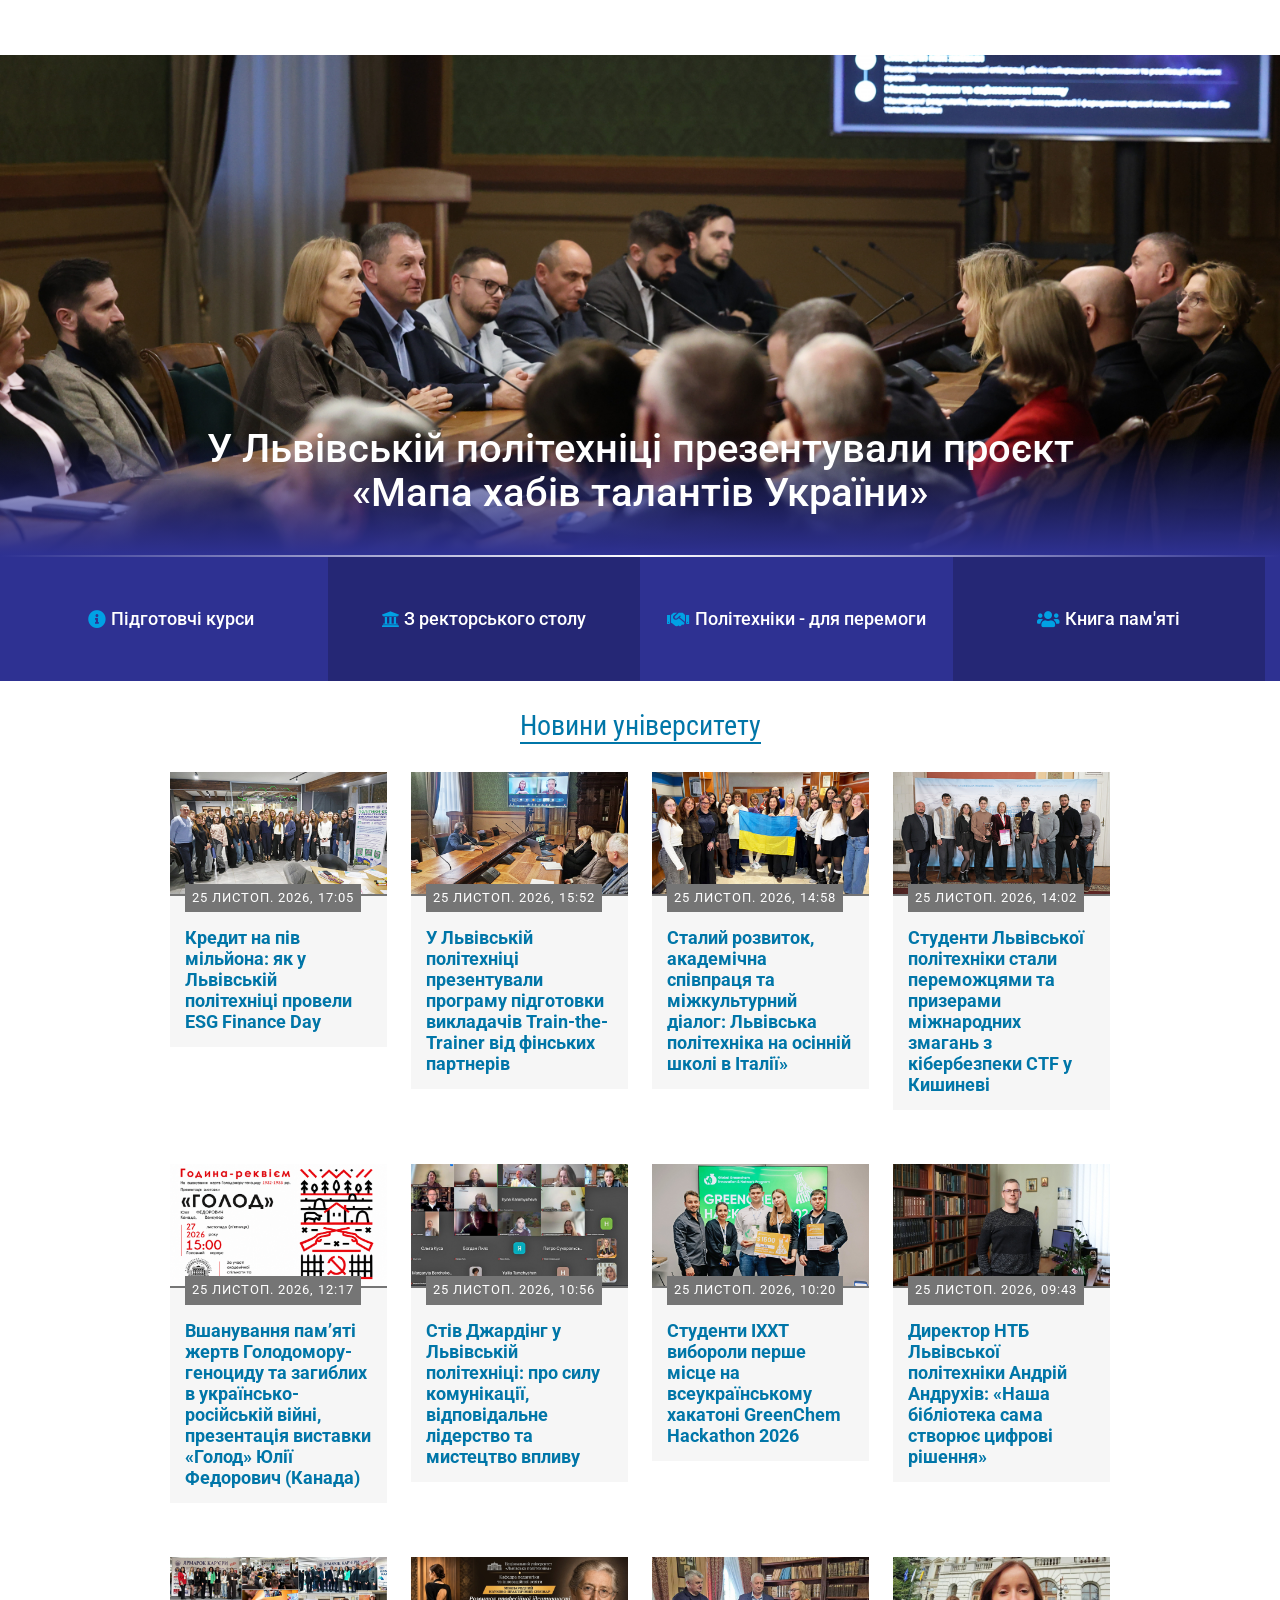
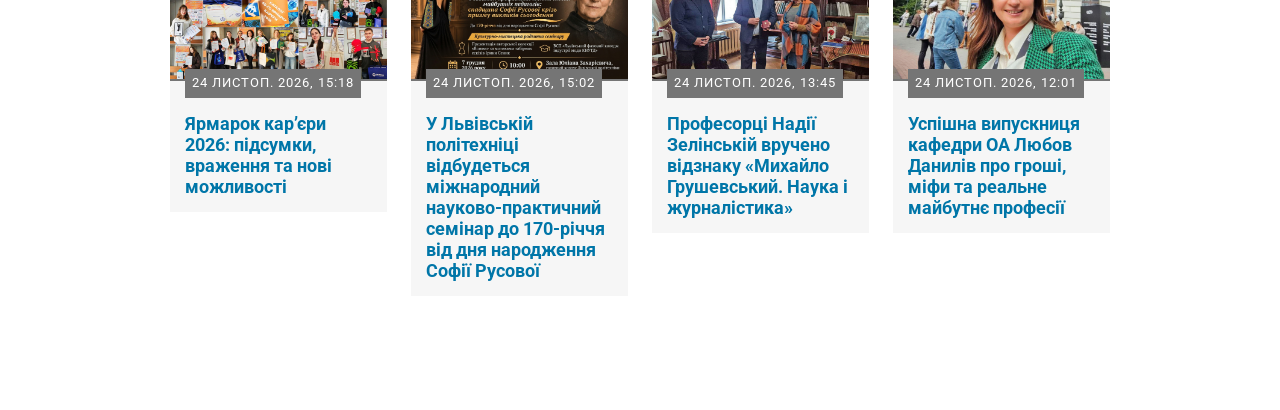
<file: lab8/index.html>
<!DOCTYPE html>
<html lang="uk">

<head>
  <meta charset="utf-8">
  <meta name="viewport" content="width=device-width, initial-scale=1.0">
  <title>Лабораторна робота №8 — SCSS для адаптивних стилів</title>

  <link rel="stylesheet" href="https://fonts.googleapis.com/css?family=Roboto:700,regular,italic|Roboto+Condensed:regular,700|Roboto+Slab:600&amp;subset=cyrillic,cyrillic-ext">
  <link rel="stylesheet" href="https://use.fontawesome.com/releases/v5.13.1/css/all.css">
  <link rel="stylesheet" href="css/styles.css">
</head>

<body class="fontyourface path-frontpage has-glyphicons lang-uk">
  <!-- Варіант 2 лабораторної №7: header#hero_container, зверстаний за допомогою Flexbox -->
  <header aria-label="Hero Image" id="hero_container" role="link">
    <div class="region region-hero">
      <section class="views-element-container block block-views block-views-blockfront-page-news-block-1 clearfix" id="block-views-block-front-page-news-block-1">
        <div class="form-group">
          <div class="view view-front-page-news view-id-front_page_news view-display-id-block_1">
            <div class="view-content">
              <div id="hero" style="background: rgb(46,49,146) url(images/hero.jpg) no-repeat center top;">
                <div class="shadow"></div>
                <div class="container">
                  <h2>
                    <a href="https://lpnu.ua/news/u-lvivskii-politekhnitsi-prezentuvaly-proiekt-mapa-khabiv-talantiv-ukrainy" hreflang="uk">
                      У Львівській політехніці презентували проєкт «Мапа хабів талантів України»
                    </a>
                  </h2>
                </div>
              </div>
            </div>
          </div>
        </div>
      </section>

      <section class="block block-block-content block-block-contentc5f23b7f-4a73-4e3e-9f21-5b14c3a485f4 clearfix" id="block-lpnushortcutstop4">
        <div class="field field--name-body field--type-text-with-summary field--label-hidden field--item">
          <div class="container-fluid">
            <div class="row shortcuts-row">
              <a class="shortcut-link" href="https://lpnu.ua/pidhotovchi-kursy">
                <div class="shortcut-1 col-xs-6 col-sm-3">
                  <h2><i class="fas fa-info-circle"></i> <span>Підготовчі курси</span></h2>
                </div>
              </a>
              <a class="shortcut-link" href="https://lpnu.ua/reflections">
                <div class="shortcut-2 col-xs-6 col-sm-3">
                  <h2><i class="fas fa-university"></i> <span>З ректорського столу</span></h2>
                </div>
              </a>
              <a class="shortcut-link" href="https://lpnu.ua/politekhniky-dlia-peremohy">
                <div class="shortcut-3 col-xs-6 col-sm-3">
                  <h2><i class="fas fa-handshake"></i> <span>Політехніки - для перемоги</span></h2>
                </div>
              </a>
              <a class="shortcut-link" href="https://lpnu.ua/knyha-pamiati">
                <div class="shortcut-4 col-xs-6 col-sm-3">
                  <h2><i class="fas fa-users"></i> <span>Книга пам'яті</span></h2>
                </div>
              </a>
            </div>
          </div>
        </div>
      </section>
    </div>
  </header>

  <!-- Головний блок із сіткою новин (CSS Grid) -->
  <main class="main-container container">
    <section class="views-element-container block block-views block-views-blockfront-page-news-block-3 clearfix" id="block-views-block-front-page-news-block-3">
      <div class="form-group">
        <div class="view view-front-page-news view-id-front_page_news view-display-id-block_3">
          <div class="view-header">
            <h2 align="center">
              <span><a href="https://lpnu.ua/news">Новини університету</a></span>
            </h2>
          </div>
          <div class="view-content">
            <div class="views-view-grid horizontal cols-4 clearfix news-grid">
      <div class="row">
        <div class="col-12 col-sm-6 col-md-3 views-col col-1">
          <div>
            <span>
              <a href="https://lpnu.ua/news/kredyt-na-piv-miliona-iak-u-lvivskii-politekhnitsi-provely-esg-finance-day">
                <div class="news_teaser">
                  <img alt="заставка до матеріалу" class="img-responsive" height="405" src="images/news-01.jpg" typeof="Image" width="720">
                  <span>25 листоп. 2026, 17:05</span>
                </div>
                <h3>Кредит на пів мільйона: як у Львівській політехніці провели ESG Finance Day</h3>
              </a>
            </span>
          </div>
        </div>
        <div class="col-12 col-sm-6 col-md-3 views-col col-2">
          <div>
            <span>
              <a href="https://lpnu.ua/news/u-lvivskii-politekhnitsi-prezentuvaly-prohramu-pidhotovky-vykladachiv-train-trainer-vid">
                <div class="news_teaser">
                  <img alt="заставка до матеріалу" class="img-responsive" height="405" src="images/news-02.jpg" typeof="Image" width="720">
                  <span>25 листоп. 2026, 15:52</span>
                </div>
                <h3>У Львівській політехніці презентували програму підготовки викладачів Train-the-Trainer від фінських партнерів</h3>
              </a>
            </span>
          </div>
        </div>
        <div class="col-12 col-sm-6 col-md-3 views-col col-3">
          <div>
            <span>
              <a href="https://lpnu.ua/news/stalyi-rozvytok-akademichna-spivpratsia-ta-mizhkulturnyi-dialoh-lvivska-politekhnika-na">
                <div class="news_teaser">
                  <img alt="заставка до матеріалу" class="img-responsive" height="405" src="images/news-03.jpg" typeof="Image" width="720">
                  <span>25 листоп. 2026, 14:58</span>
                </div>
                <h3>Сталий розвиток, академічна співпраця та міжкультурний діалог: Львівська політехніка на осінній школі в Італії»</h3>
              </a>
            </span>
          </div>
        </div>
        <div class="col-12 col-sm-6 col-md-3 views-col col-4">
          <div>
            <span>
              <a href="https://lpnu.ua/news/studenty-lvivskoi-politekhniky-staly-peremozhtsiamy-ta-pryzeramy-mizhnarodnykh-zmahan-z">
                <div class="news_teaser">
                  <img alt="заставка до матеріалу" class="img-responsive" height="405" src="images/news-04.jpg" typeof="Image" width="720">
                  <span>25 листоп. 2026, 14:02</span>
                </div>
                <h3>Студенти Львівської політехніки стали переможцями та призерами міжнародних змагань з кібербезпеки CTF у Кишиневі</h3>
              </a>
            </span>
          </div>
        </div>
      </div>
      <div class="row">
        <div class="col-12 col-sm-6 col-md-3 views-col col-1">
          <div>
            <span>
              <a href="https://lpnu.ua/events/vshanuvannia-pamiati-zhertv-holodomoru-henotsydu-ta-zahyblykh-v-ukrainsko-rosiiskii-viini">
                <div class="news_teaser">
                  <img alt="заставка до матеріалу" class="img-responsive" height="405" src="images/news-05.png" typeof="Image" width="720">
                  <span>25 листоп. 2026, 12:17</span>
                </div>
                <h3>Вшанування пам’яті жертв Голодомору-геноциду та загиблих в українсько-російській війні, презентація виставки «Голод» Юлії Федорович (Канада)</h3>
              </a>
            </span>
          </div>
        </div>
        <div class="col-12 col-sm-6 col-md-3 views-col col-2">
          <div>
            <span>
              <a href="https://lpnu.ua/news/stiv-dzhardinh-u-lvivskii-politekhnitsi-pro-sylu-komunikatsii-vidpovidalne-liderstvo-ta">
                <div class="news_teaser">
                  <img alt="заставка до матеріалу" class="img-responsive" height="405" src="images/news-06.jpg" typeof="Image" width="720">
                  <span>25 листоп. 2026, 10:56</span>
                </div>
                <h3>Стів Джардінг у Львівській політехніці: про силу комунікації, відповідальне лідерство та мистецтво впливу</h3>
              </a>
            </span>
          </div>
        </div>
        <div class="col-12 col-sm-6 col-md-3 views-col col-3">
          <div>
            <span>
              <a href="https://lpnu.ua/news/studenty-ikhkht-vyboroly-pershe-mistse-na-vseukrainskomu-khakatoni-greenchem-hackathon-2026">
                <div class="news_teaser">
                  <img alt="заставка до матеріалу" class="img-responsive" height="405" src="images/news-07.jpg" typeof="Image" width="720">
                  <span>25 листоп. 2026, 10:20</span>
                </div>
                <h3>Студенти ІХХТ вибороли перше місце на всеукраїнському хакатоні GreenChem Hackathon 2026</h3>
              </a>
            </span>
          </div>
        </div>
        <div class="col-12 col-sm-6 col-md-3 views-col col-4">
          <div>
            <span>
              <a href="https://lpnu.ua/news/dyrektor-ntb-lvivskoi-politekhniky-andrii-andrukhiv-nasha-biblioteka-sama-stvoriuie-tsyfrovi">
                <div class="news_teaser">
                  <img alt="заставка до матеріалу" class="img-responsive" height="405" src="images/news-08.jpg" typeof="Image" width="720">
                  <span>25 листоп. 2026, 09:43</span>
                </div>
                <h3>Директор НТБ Львівської політехніки Андрій Андрухів: «Наша бібліотека сама створює цифрові рішення»</h3>
              </a>
            </span>
          </div>
        </div>
      </div>
      <div class="row">
        <div class="col-12 col-sm-6 col-md-3 views-col col-1">
          <div>
            <span>
              <a href="https://lpnu.ua/news/yarmarok-kariery-2026-pidsumky-vrazhennia-ta-novi-mozhlyvosti">
                <div class="news_teaser">
                  <img alt="фото" class="img-responsive" height="405" src="images/news-09.jpg" typeof="Image" width="720">
                  <span>24 листоп. 2026, 15:18</span>
                </div>
                <h3>Ярмарок кар’єри 2026: підсумки, враження та нові можливості</h3>
              </a>
            </span>
          </div>
        </div>
        <div class="col-12 col-sm-6 col-md-3 views-col col-2">
          <div>
            <span>
              <a href="https://lpnu.ua/news/u-lvivskii-politekhnitsi-vidbudetsia-mizhnarodnyi-naukovo-praktychnyi-seminar-do-170-richchia">
                <div class="news_teaser">
                  <img alt="заставка до матеріалу" class="img-responsive" height="405" src="images/news-10.jpg" typeof="Image" width="720">
                  <span>24 листоп. 2026, 15:02</span>
                </div>
                <h3>У Львівській політехніці відбудеться міжнародний науково-практичний семінар до 170-річчя від дня народження Софії Русової</h3>
              </a>
            </span>
          </div>
        </div>
        <div class="col-12 col-sm-6 col-md-3 views-col col-3">
          <div>
            <span>
              <a href="https://lpnu.ua/news/profesortsi-nadii-zelinskii-vrucheno-vidznaku-mykhailo-hrushevskyi-nauka-i-zhurnalistyka">
                <div class="news_teaser">
                  <img alt="заставка до матеріалу" class="img-responsive" height="405" src="images/news-11.jpg" typeof="Image" width="720">
                  <span>24 листоп. 2026, 13:45</span>
                </div>
                <h3>Професорці Надії Зелінській вручено відзнаку «Михайло Грушевський. Наука і журналістика»</h3>
              </a>
            </span>
          </div>
        </div>
        <div class="col-12 col-sm-6 col-md-3 views-col col-4">
          <div>
            <span>
              <a href="https://lpnu.ua/news/uspishna-vypusknytsia-kafedry-oa-liubov-danyliv-pro-hroshi-mify-ta-realne-maibutnie-profesii">
                <div class="news_teaser">
                  <img alt="заставка до матеріалу" class="img-responsive" height="405" src="images/news-12.jpg" typeof="Image" width="720">
                  <span>24 листоп. 2026, 12:01</span>
                </div>
                <h3>Успішна випускниця кафедри ОА Любов Данилів про гроші, міфи та реальне майбутнє професії</h3>
              </a>
            </span>
          </div>
        </div>
      </div>
            </div>
          </div>
        </div>
      </div>
    </section>
  </main>
</body>

</html>
</file>
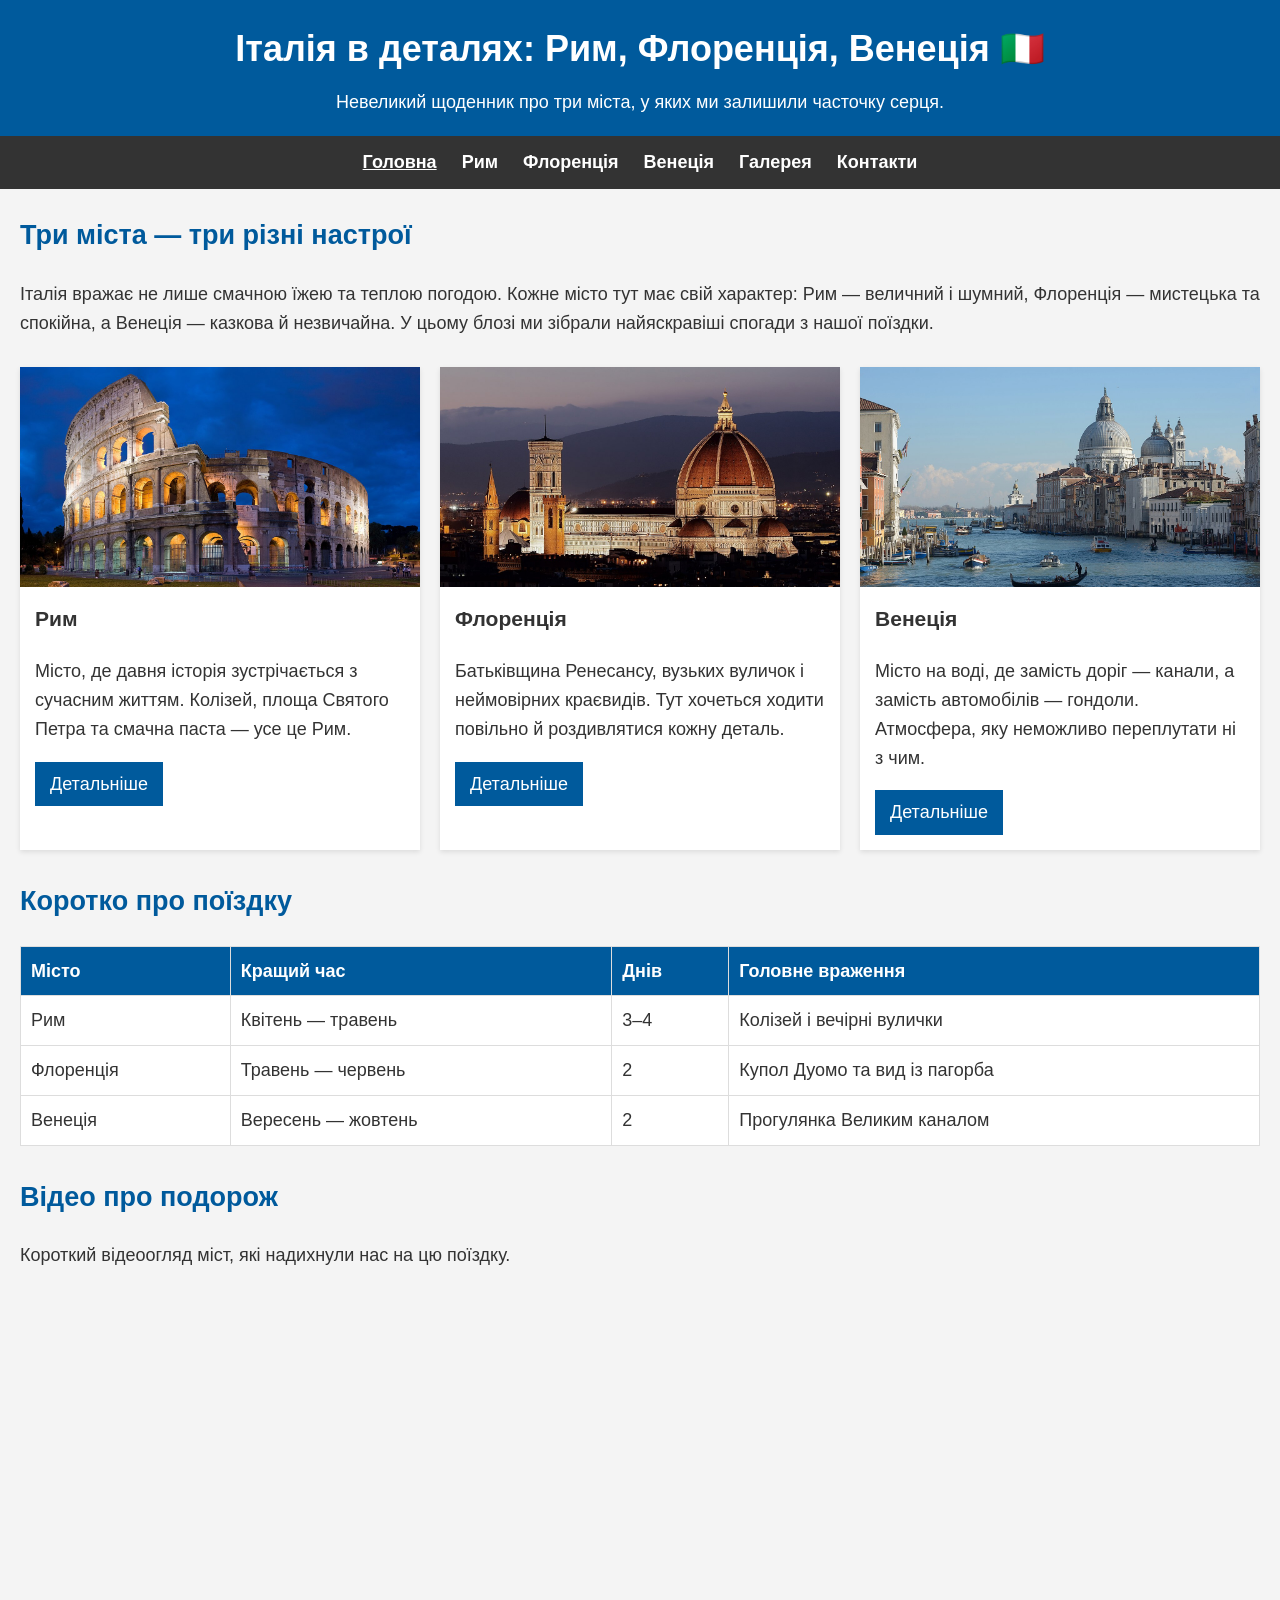
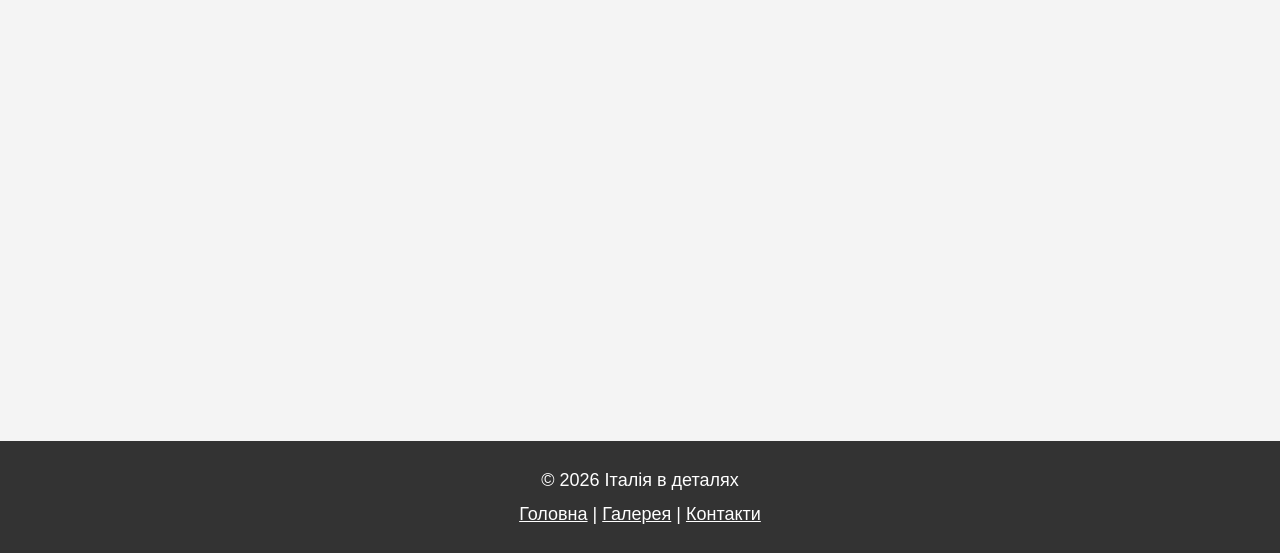
<file: PR1_variant/index.html>
<!DOCTYPE html>
<html lang="uk">
<head>
    <meta charset="UTF-8">
    <meta name="viewport" content="width=device-width, initial-scale=1.0">
    <title>Італія в деталях — Головна</title>
    <link rel="stylesheet" href="css/style.css">
</head>
<body>

    <header>
        <h1>Італія в деталях: Рим, Флоренція, Венеція 🇮🇹</h1>
        <p>Невеликий щоденник про три міста, у яких ми залишили часточку серця.</p>
    </header>

    <nav>
        <a href="index.html" class="active">Головна</a>
        <a href="rome.html">Рим</a>
        <a href="florence.html">Флоренція</a>
        <a href="venice.html">Венеція</a>
        <a href="gallery.html">Галерея</a>
        <a href="contact.html">Контакти</a>
    </nav>

    <main>
        <section>
            <h2>Три міста — три різні настрої</h2>
            <p>Італія вражає не лише смачною їжею та теплою погодою. Кожне місто тут має свій характер: Рим — величний і шумний, Флоренція — мистецька та спокійна, а Венеція — казкова й незвичайна. У цьому блозі ми зібрали найяскравіші спогади з нашої поїздки.</p>
        </section>

        <section>
            <div class="city-list">

                <article class="city-card">
                    <img src="images/rome.jpg" alt="Колізей у Римі">
                    <div class="city-card-text">
                        <h3>Рим</h3>
                        <p>Місто, де давня історія зустрічається з сучасним життям. Колізей, площа Святого Петра та смачна паста — усе це Рим.</p>
                        <a href="rome.html" class="btn">Детальніше</a>
                    </div>
                </article>

                <article class="city-card">
                    <img src="images/florence.jpg" alt="Собор Санта-Марія-дель-Фйоре у Флоренції">
                    <div class="city-card-text">
                        <h3>Флоренція</h3>
                        <p>Батьківщина Ренесансу, вузьких вуличок і неймовірних краєвидів. Тут хочеться ходити повільно й роздивлятися кожну деталь.</p>
                        <a href="florence.html" class="btn">Детальніше</a>
                    </div>
                </article>

                <article class="city-card">
                    <img src="images/venice.jpg" alt="Великий канал у Венеції">
                    <div class="city-card-text">
                        <h3>Венеція</h3>
                        <p>Місто на воді, де замість доріг — канали, а замість автомобілів — гондоли. Атмосфера, яку неможливо переплутати ні з чим.</p>
                        <a href="venice.html" class="btn">Детальніше</a>
                    </div>
                </article>

            </div>
        </section>

        <section>
            <h2>Коротко про поїздку</h2>
            <table>
                <tr>
                    <th>Місто</th>
                    <th>Кращий час</th>
                    <th>Днів</th>
                    <th>Головне враження</th>
                </tr>
                <tr>
                    <td>Рим</td>
                    <td>Квітень — травень</td>
                    <td>3–4</td>
                    <td>Колізей і вечірні вулички</td>
                </tr>
                <tr>
                    <td>Флоренція</td>
                    <td>Травень — червень</td>
                    <td>2</td>
                    <td>Купол Дуомо та вид із пагорба</td>
                </tr>
                <tr>
                    <td>Венеція</td>
                    <td>Вересень — жовтень</td>
                    <td>2</td>
                    <td>Прогулянка Великим каналом</td>
                </tr>
            </table>
        </section>

        <section>
            <h2>Відео про подорож</h2>
            <p>Короткий відеоогляд міст, які надихнули нас на цю поїздку.</p>
            <div class="video">
                <iframe src="https://www.youtube.com/embed/DfYezIhJ-eg" title="Відео про подорож Італією" allowfullscreen></iframe>
            </div>
        </section>
    </main>

    <footer>
        <p>&copy; 2026 Італія в деталях</p>
        <p>
            <a href="index.html">Головна</a> |
            <a href="gallery.html">Галерея</a> |
            <a href="contact.html">Контакти</a>
        </p>
    </footer>

</body>
</html>
</file>
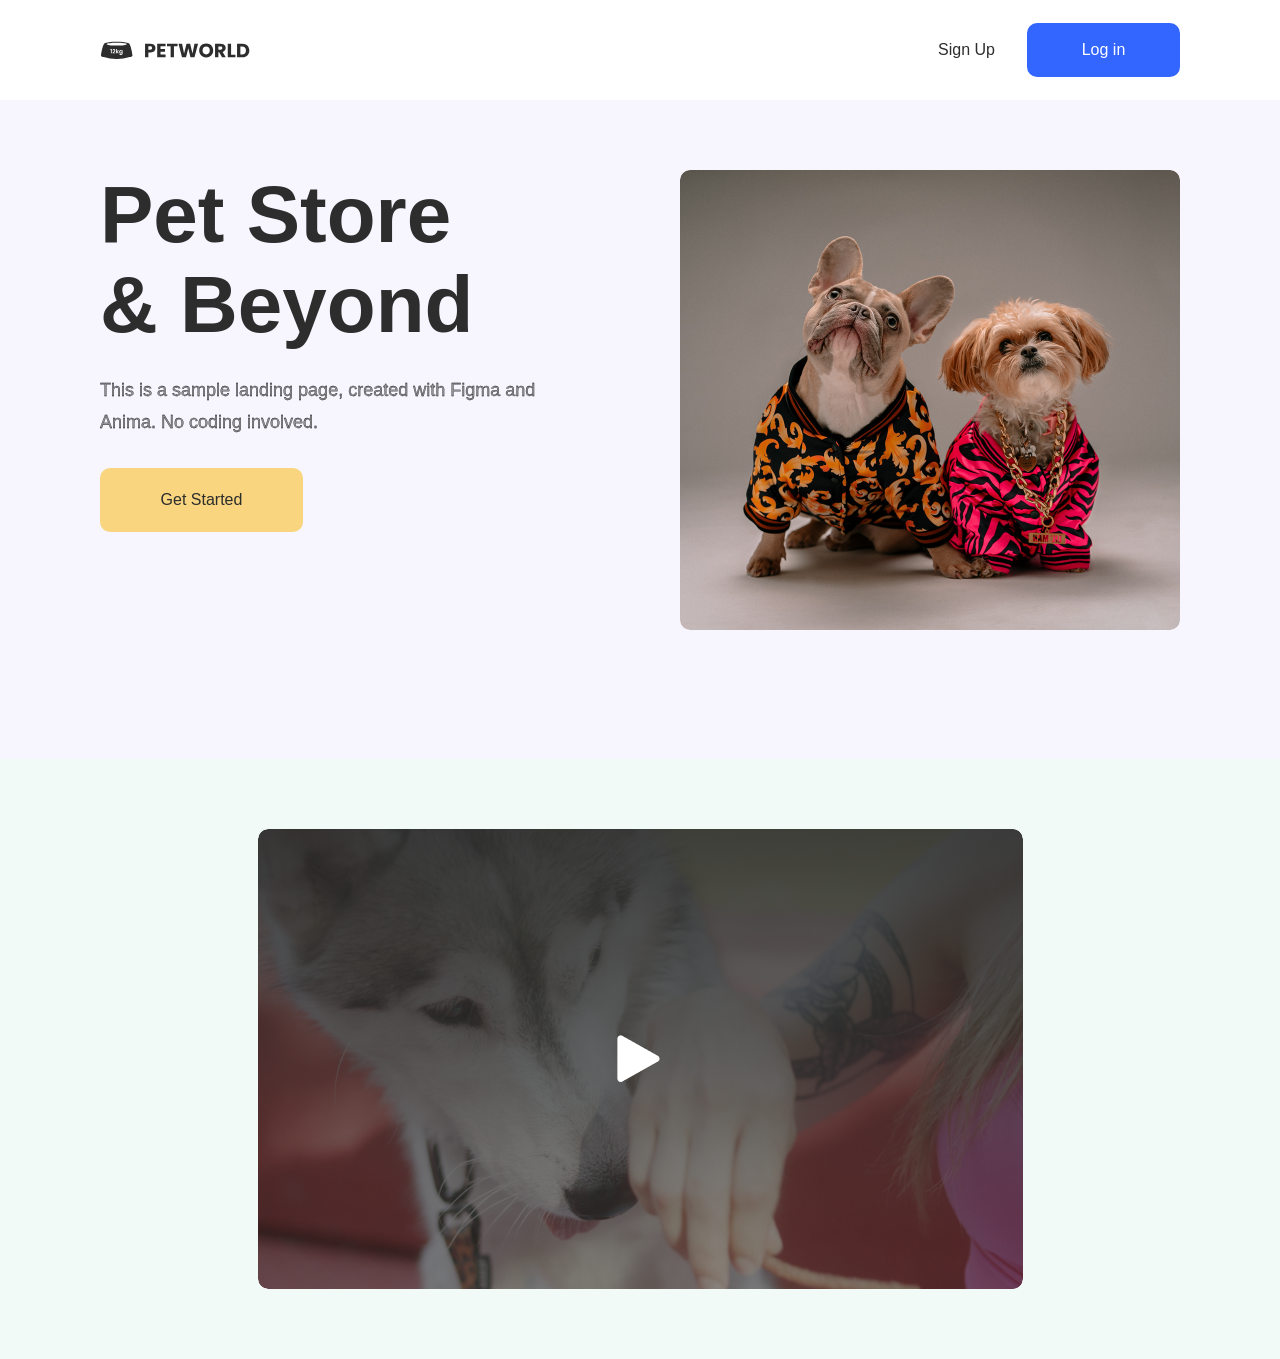
<file: PR2/index.html>
<!DOCTYPE html>
<html lang="en">
<head>
    <meta charset="UTF-8">
    <meta name="viewport" content="width=device-width, initial-scale=1.0">
    <title>Petworld</title>
    
    <!-- Підключення шрифтів та стилів -->
    <link rel="preconnect" href="https://fonts.googleapis.com">
    <link rel="preconnect" href="https://fonts.gstatic.com" crossorigin>
    <link href="https://fonts.googleapis.com/css2?family=Epilogue:wght@400;700;800&family=Inter:wght@400;500;600;700&display=swap" rel="stylesheet">
    <link rel="stylesheet" href="css/style.css">
</head>
<body>

  <!-- Шапка (Header / Top Bar 1280px) -->
  <header class="header">
    <div class="container header-container">
      <a href="#" class="logo">
        <img src="images/logo.svg" alt="Petworld logo" class="logo-img">
      </a>
<div class="auth-buttons">
    <a href="../lab2/index.html" class="btn-sign-up">Sign Up</a>
    <a href="../lab2/index.html" class="btn-log-in">Log in</a>
</div>
    </div>
  </header>

  <!-- Головна секція (Header 1280px / Hero) -->
  <section class="hero-section">
    <div class="container hero-container">
      <div class="hero-content">
        <div class="hero-text-block">
          <h1 class="hero-title">Pet Store<br>& Beyond</h1>
          <p class="hero-text">
            This is a sample landing page, created with Figma and Anima. No coding involved.
          </p>
        </div>
        <a href="#" class="btn-get-started">Get Started</a>
      </div>
      <div class="hero-image-wrapper">
        <img src="images/dogs.png" alt="Two dogs in stylish outfits" class="hero-img">
      </div>
    </div>
  </section>

  <!-- Секція Відео (Video 1280px) -->
  <section class="video-section">
    <div class="video-container">
      <div class="video-wrapper">
        <img src="images/video.png" alt="Video preview" class="video-img">
      </div>
    </div>
  </section>

</body>
</html>
</file>
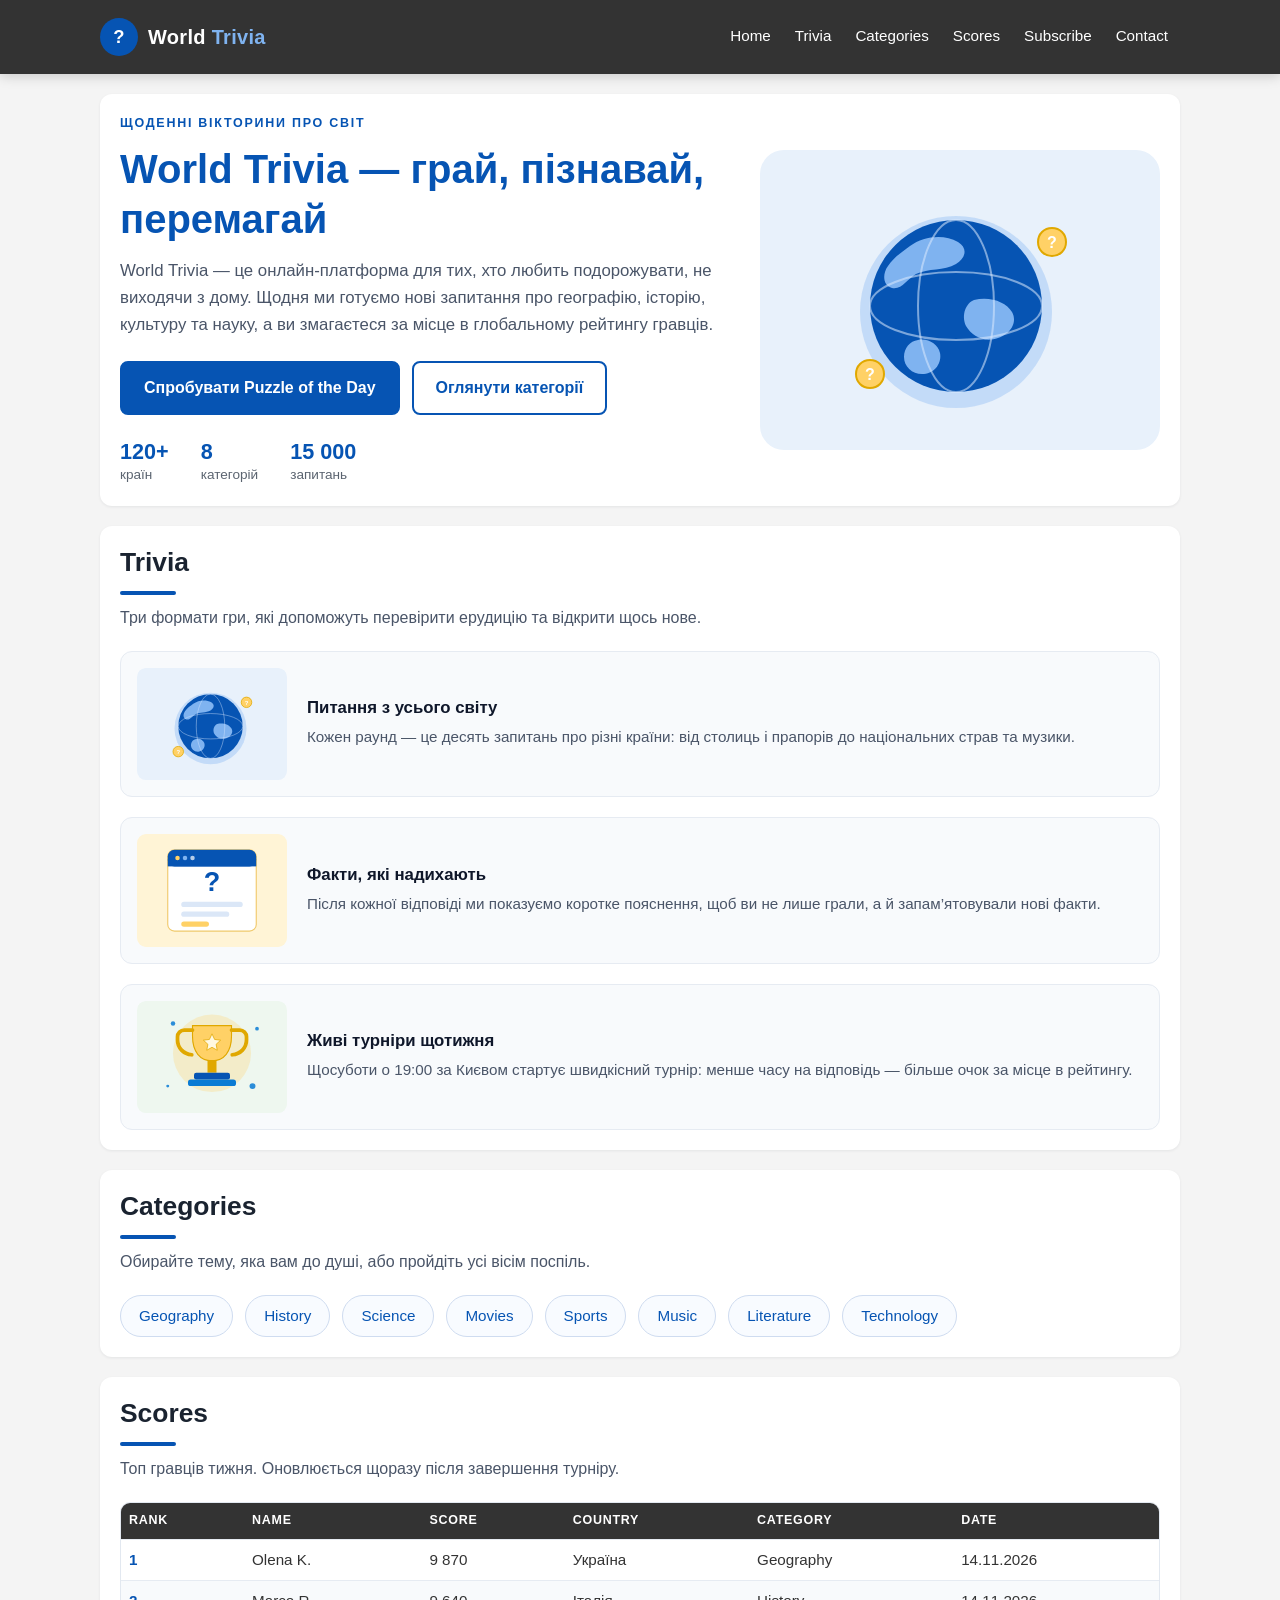
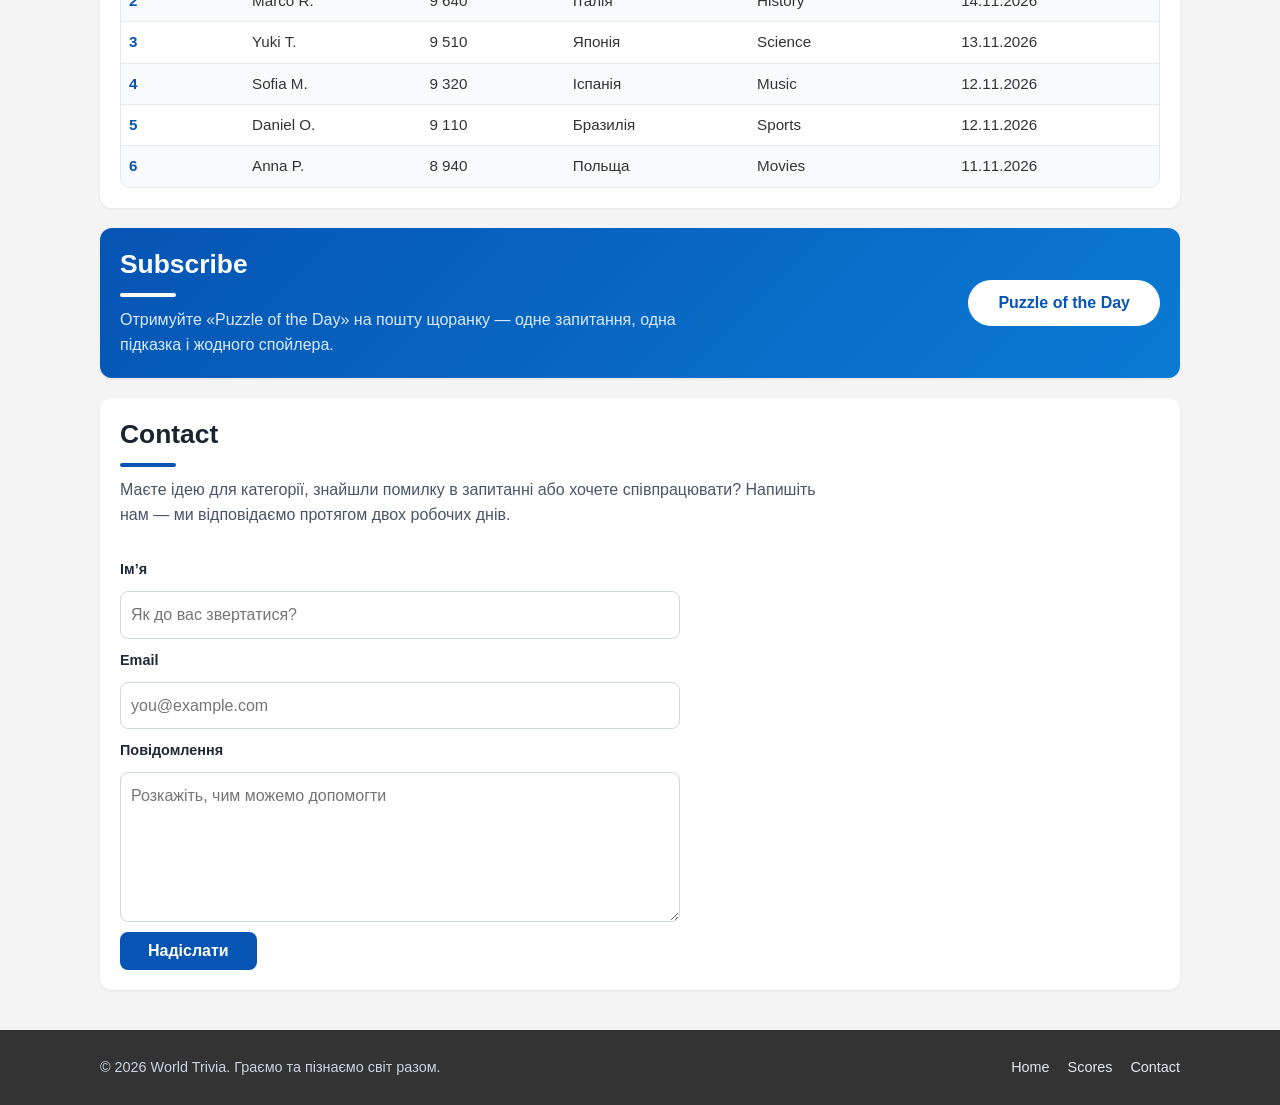
<file: PR3/index.html>
<!DOCTYPE html>
<html lang="uk">
<head>
  <meta charset="UTF-8">
  <meta name="viewport" content="width=device-width, initial-scale=1.0">
  <meta name="description" content="World Trivia — щоденні вікторини, цікаві факти та рейтинг гравців з усього світу.">
  <title>World Trivia — щоденні вікторини про світ</title>
  <link rel="icon" href="images/favicon.svg" type="image/svg+xml">
  <link rel="stylesheet" href="styles/style.css">
</head>
<body>

  <a class="skip-link" href="#main">Перейти до основного вмісту</a>

  <header class="site-header">
    <div class="container header-inner">
      <a class="brand" href="#home" aria-label="World Trivia — на головну">
        <span class="brand-mark" aria-hidden="true">?</span>
        <span class="brand-name">World <span>Trivia</span></span>
      </a>

      <nav class="site-nav" aria-label="Головна навігація">
        <ul class="nav-list">
          <li><a href="#home">Home</a></li>
          <li><a href="#trivia">Trivia</a></li>
          <li><a href="#categories">Categories</a></li>
          <li><a href="#scores">Scores</a></li>
          <li><a href="#subscribe">Subscribe</a></li>
          <li><a href="#contact">Contact</a></li>
        </ul>
      </nav>
    </div>
  </header>

  <main id="main">
    <div class="container">

      <!-- Home -->
      <section id="home" class="section hero" aria-labelledby="home-title">
        <div class="hero-content">
          <p class="eyebrow">Щоденні вікторини про світ</p>
          <h1 id="home-title">World Trivia — грай, пізнавай, перемагай</h1>
          <p class="lead">
            World Trivia — це онлайн-платформа для тих, хто любить подорожувати,
            не виходячи з дому. Щодня ми готуємо нові запитання про географію,
            історію, культуру та науку, а ви змагаєтеся за місце в глобальному
            рейтингу гравців.
          </p>
          <div class="hero-actions">
            <a class="btn" href="#subscribe">Спробувати Puzzle of the Day</a>
            <a class="btn btn-ghost" href="#categories">Оглянути категорії</a>
          </div>
          <ul class="hero-stats" aria-label="Ключові показники">
            <li><strong>120+</strong><span>країн</span></li>
            <li><strong>8</strong><span>категорій</span></li>
            <li><strong>15 000</strong><span>запитань</span></li>
          </ul>
        </div>
        <img class="hero-art" src="images/globe.svg" alt="Ілюстрація глобуса з позначками країн світу" width="400" height="300">
      </section>

      <!-- Trivia -->
      <section id="trivia" class="section" aria-labelledby="trivia-title">
        <h2 class="section-title" id="trivia-title">Trivia</h2>
        <p class="section-intro">
          Три формати гри, які допоможуть перевірити ерудицію та відкрити щось нове.
        </p>

        <div class="trivia-list">
          <article class="trivia-item">
            <img src="images/globe.svg" alt="Глобус із прапорцями — символ подорожей у вікторині" width="150" height="112" loading="lazy">
            <div class="trivia-text">
              <h3>Питання з усього світу</h3>
              <p>
                Кожен раунд — це десять запитань про різні країни: від столиць
                і прапорів до національних страв та музики.
              </p>
            </div>
          </article>

          <article class="trivia-item">
            <img src="images/quiz.svg" alt="Картка вікторини зі знаком питання та варіантами відповідей" width="150" height="112" loading="lazy">
            <div class="trivia-text">
              <h3>Факти, які надихають</h3>
              <p>
                Після кожної відповіді ми показуємо коротке пояснення, щоб ви
                не лише грали, а й запам’ятовували нові факти.
              </p>
            </div>
          </article>

          <article class="trivia-item">
            <img src="images/trophy.svg" alt="Золотий кубок переможця вікторини" width="150" height="112" loading="lazy">
            <div class="trivia-text">
              <h3>Живі турніри щотижня</h3>
              <p>
                Щосуботи о 19:00 за Києвом стартує швидкісний турнір: менше часу
                на відповідь — більше очок за місце в рейтингу.
              </p>
            </div>
          </article>
        </div>
      </section>

      <!-- Categories -->
      <section id="categories" class="section" aria-labelledby="categories-title">
        <h2 class="section-title" id="categories-title">Categories</h2>
        <p class="section-intro">
          Обирайте тему, яка вам до душі, або пройдіть усі вісім поспіль.
        </p>

        <ul class="categories-list">
          <li><a href="#trivia">Geography</a></li>
          <li><a href="#trivia">History</a></li>
          <li><a href="#trivia">Science</a></li>
          <li><a href="#trivia">Movies</a></li>
          <li><a href="#trivia">Sports</a></li>
          <li><a href="#trivia">Music</a></li>
          <li><a href="#trivia">Literature</a></li>
          <li><a href="#trivia">Technology</a></li>
        </ul>
      </section>

      <!-- Scores -->
      <section id="scores" class="section" aria-labelledby="scores-title">
        <h2 class="section-title" id="scores-title">Scores</h2>
        <p class="section-intro">
          Топ гравців тижня. Оновлюється щоразу після завершення турніру.
        </p>

        <div class="table-wrap">
          <table>
            <caption class="sr-only">Рейтинг гравців World Trivia за тиждень</caption>
            <thead>
              <tr>
                <th scope="col">Rank</th>
                <th scope="col">Name</th>
                <th scope="col">Score</th>
                <th scope="col">Country</th>
                <th scope="col">Category</th>
                <th scope="col">Date</th>
              </tr>
            </thead>
            <tbody>
              <tr>
                <td>1</td>
                <td>Olena K.</td>
                <td>9 870</td>
                <td>Україна</td>
                <td>Geography</td>
                <td>14.11.2026</td>
              </tr>
              <tr>
                <td>2</td>
                <td>Marco R.</td>
                <td>9 640</td>
                <td>Італія</td>
                <td>History</td>
                <td>14.11.2026</td>
              </tr>
              <tr>
                <td>3</td>
                <td>Yuki T.</td>
                <td>9 510</td>
                <td>Японія</td>
                <td>Science</td>
                <td>13.11.2026</td>
              </tr>
              <tr>
                <td>4</td>
                <td>Sofia M.</td>
                <td>9 320</td>
                <td>Іспанія</td>
                <td>Music</td>
                <td>12.11.2026</td>
              </tr>
              <tr>
                <td>5</td>
                <td>Daniel O.</td>
                <td>9 110</td>
                <td>Бразилія</td>
                <td>Sports</td>
                <td>12.11.2026</td>
              </tr>
              <tr>
                <td>6</td>
                <td>Anna P.</td>
                <td>8 940</td>
                <td>Польща</td>
                <td>Movies</td>
                <td>11.11.2026</td>
              </tr>
            </tbody>
          </table>
        </div>
      </section>

      <!-- Subscribe -->
      <section id="subscribe" class="section subscribe" aria-labelledby="subscribe-title">
        <div class="subscribe-text">
          <h2 class="section-title" id="subscribe-title">Subscribe</h2>
          <p>
            Отримуйте «Puzzle of the Day» на пошту щоранку — одне запитання,
            одна підказка і жодного спойлера.
          </p>
        </div>
        <button class="puzzle-btn" type="button" aria-label="Підписатися на щоденну головоломку Puzzle of the Day">
          Puzzle of the Day
        </button>
      </section>

      <!-- Contact -->
      <section id="contact" class="section" aria-labelledby="contact-title">
        <h2 class="section-title" id="contact-title">Contact</h2>
        <p class="section-intro">
          Маєте ідею для категорії, знайшли помилку в запитанні або хочете
          співпрацювати? Напишіть нам — ми відповідаємо протягом двох робочих днів.
        </p>

        <form class="contact-form" action="#" method="post">
          <label for="name">Ім’я</label>
          <input type="text" id="name" name="name" placeholder="Як до вас звертатися?" autocomplete="name" required>

          <label for="email">Email</label>
          <input type="email" id="email" name="email" placeholder="you@example.com" autocomplete="email" required>

          <label for="message">Повідомлення</label>
          <textarea id="message" name="message" rows="5" placeholder="Розкажіть, чим можемо допомогти" required></textarea>

          <button type="submit">Надіслати</button>
        </form>
      </section>

    </div>
  </main>

  <footer class="site-footer">
    <div class="container footer-inner">
      <p>© 2026 World Trivia. Граємо та пізнаємо світ разом.</p>
      <nav aria-label="Навігація у футері">
        <ul class="footer-nav">
          <li><a href="#home">Home</a></li>
          <li><a href="#scores">Scores</a></li>
          <li><a href="#contact">Contact</a></li>
        </ul>
      </nav>
    </div>
  </footer>

</body>
</html>
</file>
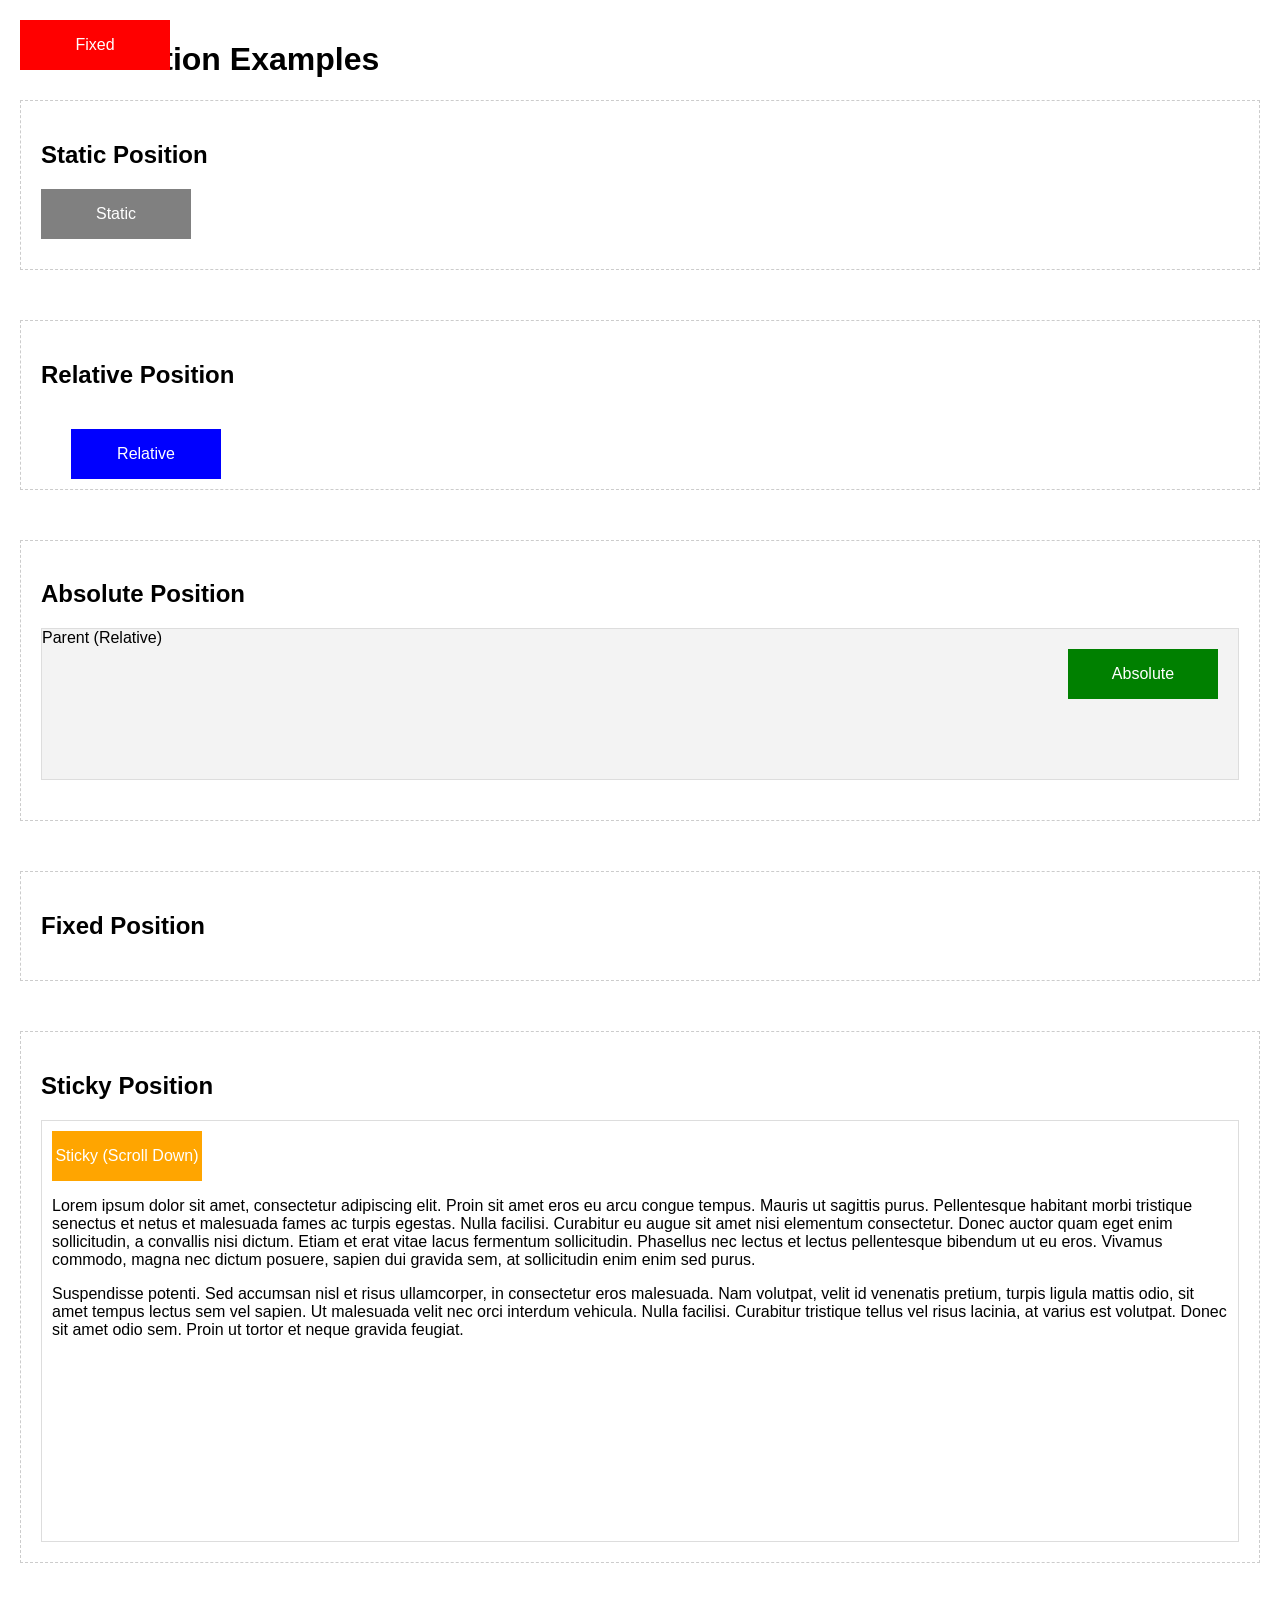
<file: lab6/position.html>
<!DOCTYPE html>
<html lang="en">

<head>
    <meta charset="UTF-8">
    <meta name="viewport" content="width=device-width, initial-scale=1.0">
    <title>CSS Position Examples</title>
    <style>
        body {
            font-family: Arial, sans-serif;
            margin: 0;
            padding: 20px;
        }

        .container {
            margin-bottom: 50px;
            border: 1px dashed #ccc;
            padding: 20px;
        }

        .box {
            width: 150px;
            height: 50px;
            color: white;
            display: flex;
            align-items: center;
            justify-content: center;
            margin-bottom: 10px;
        }

        .static-box {
            background-color: gray;
            position: static;
        }

        .relative-box {
            background-color: blue;
            position: relative;
            top: 20px;
            left: 30px;
        }

        .absolute-container {
            position: relative;
            height: 150px;
            background-color: #f3f3f3;
            border: 1px solid #ddd;
            margin-bottom: 20px;
        }

        .absolute-box {
            background-color: green;
            position: absolute;
            top: 20px;
            right: 20px;

        }

        .fixed-box {
            background-color: red;
            position: fixed;
            top: 20px;
            left: 20px;
            z-index: 1000;
        }

        .sticky-container {
            height: 400px;
            overflow: auto;
            border: 1px solid #ddd;
            padding: 10px;
        }

        .sticky-box {
            background-color: orange;
            position: sticky;
            top: 0;
        }
    </style>
</head>

<body>
    <h1>CSS Position Examples</h1>
    <!-- Static Example -->
    <div class="container">
        <h2>Static Position</h2>
        <div class="box static-box">Static</div>
    </div>
    <!-- Relative Example -->
    <div class="container">
        <h2>Relative Position</h2>
        <div class="box relative-box">Relative</div>
    </div>
    <!-- Absolute Example -->
    <div class="container">
        <h2>Absolute Position</h2>
        <div class="absolute-container">
            Parent (Relative)
            <div class="box absolute-box">Absolute</div>
        </div>
    </div>
    <!-- Fixed Example -->
    <div class="container">
        <h2>Fixed Position</h2>
        <div class="box fixed-box">Fixed</div>
    </div>


    <!-- Sticky Example -->
    <div class="container">
        <h2>Sticky Position</h2>
        <div class="sticky-container">
            <div class="box sticky-box">Sticky (Scroll Down)</div>
            <p>Lorem ipsum dolor sit amet, consectetur adipiscing elit. Proin
                sit amet eros eu arcu congue tempus. Mauris ut sagittis purus. Pellentesque
                habitant morbi tristique senectus et netus et malesuada fames ac turpis
                egestas. Nulla facilisi. Curabitur eu augue sit amet nisi elementum
                consectetur. Donec auctor quam eget enim sollicitudin, a convallis nisi dictum.
                Etiam et erat vitae lacus fermentum sollicitudin. Phasellus nec lectus et
                lectus pellentesque bibendum ut eu eros. Vivamus commodo, magna nec dictum
                posuere, sapien dui gravida sem, at sollicitudin enim enim sed purus.</p>
            <p>Suspendisse potenti. Sed accumsan nisl et risus ullamcorper, in
                consectetur eros malesuada. Nam volutpat, velit id venenatis pretium, turpis
                ligula mattis odio, sit amet tempus lectus sem vel sapien. Ut malesuada velit
                nec orci interdum vehicula. Nulla facilisi. Curabitur tristique tellus vel
                risus lacinia, at varius est volutpat. Donec sit amet odio sem. Proin ut tortor
                et neque gravida feugiat.</p>
        </div>
    </div>
</body>

</html>
</file>
<file: lab5/css/styles.css>
/* ==========================================================================
   Лабораторна робота №5, варіант 1
   Стилі скопійовані з головної сторінки https://lpnu.ua/
   для блоку header#hero_container та його нащадків.
   Джерела: Bootstrap 3.4.1, Drupal Bootstrap, тема lpnu.ua
   ========================================================================== */

/* --- База: блочна модель, шрифти й кольори (як у DevTools → Computed) --- */
*,
*::before,
*::after {
  box-sizing: border-box;
}

html {
  font-size: 62.5%; /* 1rem = 10px, як на lpnu.ua */
  -webkit-text-size-adjust: 100%;
  -ms-text-size-adjust: 100%;
}

body {
  margin: 0;
  font-family: "Helvetica Neue", Helvetica, Arial, sans-serif;
  font-size: 1.6rem;
  line-height: 1.42857143;
  color: #333;
  background-color: #fff;
}

.fontyourface {
  font-family: "Roboto", "Helvetica Neue", Helvetica, Arial, sans-serif;
  font-style: normal;
  font-weight: normal;
}

a {
  text-decoration: none;
}

a:link,
a:visited {
  color: #0076A8;
  text-decoration: none;
  transition: color 0.5s ease-out;
}

a:hover,
a:active {
  color: #00A1E4;
  text-decoration: none;
  transition: color 0.5s ease-out;
}

h2 {
  font-family: inherit;
  font-weight: 500;
  line-height: 1.1;
  color: inherit;
  margin: 20px 0 10px;
  font-size: 30px;
}

/* --- Сітка Bootstrap 3, яка використана всередині header --- */
.container,
.container-fluid {
  padding-right: 15px;
  padding-left: 15px;
  margin-right: auto;
  margin-left: auto;
}

.container::before,
.container::after,
.container-fluid::before,
.container-fluid::after,
.clearfix::before,
.clearfix::after,
.row::before,
.row::after {
  display: table;
  content: " ";
}

.container::after,
.container-fluid::after,
.clearfix::after,
.row::after {
  clear: both;
}

.row {
  margin-right: -15px;
  margin-left: -15px;
}

[class*="col-xs-"],
[class*="col-sm-"] {
  position: relative;
  min-height: 1px;
  padding-right: 15px;
  padding-left: 15px;
}

.col-xs-6,
.col-sm-3 {
  float: left;
}

.col-xs-6 {
  width: 50%;
}

/* ==========================================================================
   header#hero_container
   ========================================================================== */
#hero_container {
  display: block;
}

#hero {
  position: relative;
  width: 100% !important;
  background-position: center center !important;
  background-size: cover !important;
  min-height: 200px;
  background-color: rgb(46, 49, 146);
}

#hero .container {
  position: absolute;
  bottom: 0;
  left: 0;
  right: 0;
  margin: auto;
}

.shadow {
  position: absolute;
  bottom: 0;
  left: 0;
  width: 100%;
  min-height: 120px;
  background: linear-gradient(to bottom, rgba(46, 49, 146, 0), rgba(46, 49, 146, 1));
}

#hero h2 {
  text-align: center;
  margin: 0 0 24px;
  font-size: 22px;
}

#hero a:link,
#hero a:visited {
  color: #fff;
  text-decoration: none;
  transition: color 3s ease-out;
}

#hero a:hover,
#hero a:active {
  color: #00A1E4;
  text-decoration: none;
  transition: color 3s ease-out;
}

/* ==========================================================================
   Блок швидких посилань #block-lpnushortcutstop4
   ========================================================================== */
#block-lpnushortcutstop4 {
  background: rgb(46, 49, 146);
}

#block-lpnushortcutstop4::before {
  display: block;
  width: 100%;
  height: 2px;
  content: "";
  background-image: linear-gradient(to right, #2E3192 0%, #fff 50%, #2E3192 100%);
}

#block-lpnushortcutstop4 .col-xs-6 {
  position: relative;
  min-height: 104px;
}

#block-lpnushortcutstop4 h2 {
  margin: 0;
  position: absolute;
  top: 50%;
  left: 50%;
  transform: translate(-50%, -50%);
  text-align: center;
  font-size: 15px;
}

#block-lpnushortcutstop4 h2 svg,
#block-lpnushortcutstop4 h2 i {
  color: #00A1E4;
  margin-right: 0.5rem;
}

.shortcut-1,
.shortcut-4 {
  background: #252775;
}

#block-lpnushortcutstop4 a:link,
#block-lpnushortcutstop4 a:visited {
  color: #fff;
  text-decoration: none;
  transition: color 3s ease-out;
}

#block-lpnushortcutstop4 a:hover,
#block-lpnushortcutstop4 a:active {
  color: #00A1E4;
  text-decoration: none;
  transition: color 3s ease-out;
}

/* ==========================================================================
   Адаптивні стани (медіазапити сайту lpnu.ua)
   ========================================================================== */
@media only screen and (min-width: 480px) {
  #hero {
    min-height: 300px;
  }

  .shadow {
    min-height: 160px;
  }

  #hero h2 {
    margin: 0 0 30px;
    font-size: 34px;
  }

  #block-lpnushortcutstop4 .col-xs-6 {
    min-height: 106px;
  }

  #block-lpnushortcutstop4 h2 {
    font-size: 17px;
  }
}

@media only screen and (min-width: 768px) {
  /* На сайті над hero є navbar висотою 55px — компенсуємо його відсутність */
  body {
    padding-top: 55px;
  }

  .container {
    width: 750px;
  }

  .col-sm-3 {
    width: 25%;
  }

  #hero {
    min-height: 400px;
    margin-top: -55px;
    border-top: 1px solid rgb(46, 49, 146);
  }

  .shadow {
    min-height: 215px;
  }

  #hero h2 {
    font-size: 40px;
    margin: 0 0 30px;
  }

  #block-lpnushortcutstop4 .col-xs-6 {
    min-height: 110px;
  }

  #block-lpnushortcutstop4 h2 {
    font-size: 15px;
  }

  .shortcut-1,
  .shortcut-3 {
    background: none;
  }

  .shortcut-2,
  .shortcut-4 {
    background: #252775;
  }
}

@media only screen and (min-width: 992px) {
  .container {
    width: 970px;
  }

  #hero {
    min-height: 500px;
  }

  .shadow {
    min-height: 270px;
  }

  #hero h2 {
    margin: 0 0 40px;
  }

  #block-lpnushortcutstop4 .col-xs-6 {
    min-height: 124px;
  }

  #block-lpnushortcutstop4 h2 {
    font-size: 18px;
  }
}

@media only screen and (min-width: 1200px) {
  .container {
    width: 1170px;
  }

  #hero {
    min-height: 550px;
  }

  .shadow {
    min-height: 295px;
  }

  #hero h2 {
    font-size: 50px;
    margin: 0 0 50px;
  }

  #block-lpnushortcutstop4 .col-xs-6 {
    min-height: 134px;
  }

  #block-lpnushortcutstop4 h2 {
    font-size: 21px;
  }
}

@media only screen and (min-width: 1600px) {
  #hero {
    min-height: 650px;
  }

  .shadow {
    min-height: 350px;
  }

  #hero h2 {
    margin: 0 0 65px;
  }

  #block-lpnushortcutstop4 .col-xs-6 {
    min-height: 120px;
  }

  #block-lpnushortcutstop4 h2 {
    font-size: 22px;
  }
}
</file>
<file: lab6/css/styles.css>
body {
    font-family: Arial, sans-serif;
    margin: 0;
    padding: 0;
    padding-top: 95px;
}

header {
    text-align: center;
    background: #4CAF50;
    color: white;
    padding: 10px 0;
    position: fixed;
    top: 0;
    z-index: 1000;
    box-shadow: 0 2px 4px rgba(0, 0, 0, 0.1);
    width: 100%;
}

section {
    padding: 20px;
}

h2 {
    position: sticky;
    top: 0;
    background: #f9f9f9;
    padding: 10px 0;
    margin: 0;
    z-index: 10;
    border-bottom: 1px solid #ddd;
}


#section-1 img {
    float: left;
    margin-right: 20px;
    margin-bottom: 10px;
    width: 300px;
    height: 300px;
}

.text {
    text-align: justify;
}

.clear {
    clear: both;
}


.multicolumn-text {
    column-width: 300px;
    column-gap: 20px;
}


#subscribe-button {
    padding: 10px 20px;
    font-size: 16px;
    background-color: #4CAF50;
    color: white;
    border: none;
    cursor: pointer;
}

#subscribe-button:hover {
    background-color: #45a049;
}


.modal-overlay {
  display: none; 
  position: fixed;
  top: 0;
  left: 0;
  width: 100%;
  height: 100%;
  background-color: rgba(0, 0, 0, 0.5); 
  z-index: 1000;
  justify-content: center;
  align-items: center;
}


.modal-content {
  background-color: #ffffff;
  padding: 25px 30px;
  border-radius: 4px;
  box-shadow: 0 4px 15px rgba(0, 0, 0, 0.3);
  width: 90%;
  max-width: 550px;
}


#emailForm {
  display: flex;
  flex-direction: column;
  align-items: center;
  gap: 15px;
}

#emailForm label {
  font-size: 14px;
  color: #333;
}

.form-row {
  display: flex;
  width: 100%;
  gap: 10px;
}

.form-row input[type="email"] {
  flex: 1;
  padding: 8px 12px;
  border: 1px solid #7c7c7c;
  outline: none;
  font-size: 14px;
}


.btn-save {
  background-color: #32a852; 
  color: white;
  border: none;
  padding: 8px 20px;
  cursor: pointer;
  font-size: 14px;
}

.btn-save:hover {
  background-color: #288742;    
}


.btn-subscribe {
  background-color: #32a852;
  color: white;
  border: none;
  padding: 8px 16px;
  cursor: pointer;
}


.content-block {
  overflow: hidden; 
  margin-bottom: 20px;
}


#section-1 .text {
  margin-top: 0;
  margin-bottom: 10px;
}


#section-1 .clear {
  clear: both;
}
</file>
<file: lab7/css/styles.css>
/* ==========================================================================
   Лабораторна робота №7 — варіант 2
   Flexbox (header#hero_container) + CSS Grid (Новини університету)
   transitions, animations та адаптивність: 768px / 1024px

   Вигляд блоку новин відтворено за стилями сайту lpnu.ua:
   сіра підкладка #f6f6f6, сірий тег дати #757575, сині заголовки #0076A8.
   ========================================================================== */

*,
*::before,
*::after {
  box-sizing: border-box;
}

html {
  font-size: 62.5%; /* 1rem = 10px */
  -webkit-text-size-adjust: 100%;
}

body {
  margin: 0;
  font-family: "Helvetica Neue", Helvetica, Arial, sans-serif;
  font-size: 1.6rem;
  line-height: 1.42857143;
  color: #333;
  background-color: #fff;
}

.fontyourface {
  font-family: "Roboto", "Helvetica Neue", Helvetica, Arial, sans-serif;
  font-style: normal;
  font-weight: normal;
}

a {
  color: #0076A8;
  text-decoration: none;
  transition: color 0.3s ease-out;
}

a:hover,
a:focus {
  color: #00A1E4;
}

h2,
h3 {
  font-family: inherit;
  font-weight: 500;
  line-height: 1.1;
  color: inherit;
}

.container,
.container-fluid {
  width: 100%;
  padding-right: 15px;
  padding-left: 15px;
  margin-right: auto;
  margin-left: auto;
}

.clearfix::after {
  display: table;
  clear: both;
  content: "";
}

/* ==========================================================================
   1. header#hero_container — FLEXBOX
   ========================================================================== */
#hero_container {
  display: flex;
  flex-direction: column;
}

.region-hero {
  display: flex;
  flex-direction: column;
}

#hero {
  position: relative;
  display: flex;
  width: 100%;
  min-height: 200px;
  background-color: rgb(46, 49, 146);
  background-position: center top !important;
  background-size: cover !important;
  overflow: hidden;
}

.shadow {
  position: absolute;
  bottom: 0;
  left: 0;
  width: 100%;
  min-height: 120px;
  background: linear-gradient(to bottom, rgba(46, 49, 146, 0), rgba(46, 49, 146, 1));
  pointer-events: none;
}

#hero .container {
  position: absolute;
  right: 0;
  bottom: 0;
  left: 0;
  display: flex;
  align-items: flex-end;
  justify-content: center;
  margin: auto;
}

#hero h2 {
  max-width: 900px;
  margin: 0 0 24px;
  text-align: center;
  font-size: 22px;
}

#hero a {
  display: inline-block;
  color: #fff;
  transition: color 0.4s ease-out, text-shadow 0.4s ease-out;
}

#hero a:hover,
#hero a:focus {
  color: #00A1E4;
  text-shadow: 0 2px 12px rgba(0, 0, 0, 0.35);
}

#block-lpnushortcutstop4 {
  display: flex;
  flex-direction: column;
  background: rgb(46, 49, 146);
}

#block-lpnushortcutstop4::before {
  display: block;
  width: 100%;
  height: 2px;
  content: "";
  background-image: linear-gradient(to right, #2E3192 0%, #fff 50%, #2E3192 100%);
}

#block-lpnushortcutstop4 .field {
  flex: 1 1 auto;
}

.shortcuts-row {
  display: flex;
  flex-wrap: wrap;
}

.shortcut-link {
  display: flex;
  flex: 0 0 50%;
  color: #fff;
}

.shortcut-link > div {
  display: flex;
  flex: 1 1 auto;
  align-items: center;
  justify-content: center;
  min-height: 104px;
  padding: 12px 15px;
  transition: background-color 0.3s ease;
}

.shortcut-link h2 {
  display: flex;
  align-items: center;
  gap: 5px;
  margin: 0;
  text-align: center;
  font-size: 15px;
}

.shortcut-link h2 i {
  color: #00A1E4;
}

.shortcut-1,
.shortcut-4 {
  background: #252775;
}

.shortcut-link:hover > div {
  background: #00A1E4;
}

.shortcut-link:hover h2,
.shortcut-link:hover h2 i {
  color: #fff;
}

/* ==========================================================================
   2. main — ГРІД НОВИН (стиль як на lpnu.ua)
   ========================================================================== */
.main-container {
  max-width: 940px;
  padding: 0 15px 60px;
  margin: 0 auto;
}

.view-header h2 {
  margin: 30px 0;
  text-align: center;
  font-family: "Roboto Condensed", "Roboto", sans-serif;
  font-size: 28px;
  font-weight: 400;
}

.view-header h2 a {
  color: #0076A8;
  border-bottom: 2px solid #0076A8;
  transition: color 2s ease-out, border-color 2s ease-out;
}

.view-header h2 a:hover,
.view-header h2 a:active {
  color: #00A1E4;
  border-bottom-color: #00A1E4;
}

/* Mobile: 1 колонка */
.news-grid {
  display: grid;
  grid-template-columns: 1fr;
  gap: 24px;
  align-items: start;
}

/* Початкова розмітка lpnu.ua має row-обгортки — робимо їх «прозорими» для grid */
.news-grid .row {
  display: contents;
}

.news-grid .views-col {
  min-width: 0;
  animation: fadeInUp 0.5s ease both;
}

.news-grid .views-col > div,
.news-grid .views-col > div > span {
  display: block;
}

/* Сіра підкладка картки новини, як на сайті */
.news-grid .views-col > div {
  background: #f6f6f6;
}

.news-grid .views-col a {
  display: block;
  color: #0076A8;
}

.news_teaser {
  color: #444444;
}

/* Зображення з сірою лінією внизу; дата перекриває його край */
.news-grid .news_teaser img {
  position: relative;
  z-index: 1;
  display: block;
  width: 100%;
  height: auto;
  margin-bottom: -12px;
  border-bottom: 2px solid #757575;
  opacity: 1;
  transition: opacity 2s ease-out;
}

.news-grid .news_teaser span {
  position: relative;
  z-index: 2;
  display: inline-block;
  margin-left: 15px;
  padding: 5px 7px;
  color: #fff;
  font-size: 13px;
  letter-spacing: 1px;
  text-transform: uppercase;
  background: #757575;
}

.news-grid h3 {
  margin: 15px 0 30px;
  padding: 0 15px 15px;
  color: #0076A8;
  font-size: 18px;
  font-weight: bold;
  line-height: 21px;
  transition: color 0.3s ease-out;
}

/* Hover: зображення стає напівпрозорим, як на оригіналі */
.news-grid a:hover img,
.news-grid a:focus img {
  opacity: 0.65;
}

.news-grid a:hover h3,
.news-grid a:focus h3 {
  color: #00A1E4;
}

/* Анімація появи карток із затримкою */
@keyframes fadeInUp {
  from {
    opacity: 0;
    transform: translateY(18px);
  }

  to {
    opacity: 1;
    transform: translateY(0);
  }
}

.news-grid .views-col:nth-child(2) { animation-delay: 0.05s; }
.news-grid .views-col:nth-child(3) { animation-delay: 0.10s; }
.news-grid .views-col:nth-child(4) { animation-delay: 0.15s; }
.news-grid .views-col:nth-child(5) { animation-delay: 0.20s; }
.news-grid .views-col:nth-child(6) { animation-delay: 0.25s; }
.news-grid .views-col:nth-child(7) { animation-delay: 0.30s; }
.news-grid .views-col:nth-child(8) { animation-delay: 0.35s; }
.news-grid .views-col:nth-child(9) { animation-delay: 0.40s; }
.news-grid .views-col:nth-child(10) { animation-delay: 0.45s; }
.news-grid .views-col:nth-child(11) { animation-delay: 0.50s; }
.news-grid .views-col:nth-child(12) { animation-delay: 0.55s; }

/* ==========================================================================
   3. Медіа-запити (3 брейкпоінти)
   ========================================================================== */

/* Tablet: 768px – 1023px → 2 колонки новин, 4 швидкі посилання в ряд */
@media (min-width: 768px) {
  body {
    padding-top: 55px; /* компенсація відсутнього navbar lpnu.ua */
  }

  .container {
    max-width: 750px;
  }

  #hero {
    min-height: 400px;
  }

  .shadow {
    min-height: 215px;
  }

  #hero h2 {
    font-size: 40px;
  }

  .shortcut-link {
    flex-basis: 25%;
  }

  .shortcut-link > div {
    min-height: 110px;
  }

  .shortcut-link h2 {
    font-size: 15px;
  }

  .shortcut-1,
  .shortcut-3 {
    background: none;
  }

  .shortcut-2,
  .shortcut-4 {
    background: #252775;
  }

  .news-grid {
    grid-template-columns: repeat(2, 1fr);
  }
}

/* Desktop: 1024px і більше → 4 колонки новин */
@media (min-width: 1024px) {
  .container {
    max-width: 970px;
  }

  #hero {
    min-height: 500px;
  }

  .shadow {
    min-height: 270px;
  }

  #hero h2 {
    font-size: 40px;
    margin-bottom: 40px;
  }

  .shortcut-link > div {
    min-height: 124px;
  }

  .shortcut-link h2 {
    font-size: 18px;
  }

  .news-grid {
    grid-template-columns: repeat(4, 1fr);
  }
}
</file>
<file: lab8/css/styles.css>
*,
*::before,
*::after {
  box-sizing: border-box;
}

html {
  font-size: 62.5%;
  -webkit-text-size-adjust: 100%;
}

body {
  margin: 0;
  font-family: "Helvetica Neue", Helvetica, Arial, sans-serif;
  font-size: 1.6rem;
  line-height: 1.42857143;
  color: #333;
  background-color: #fff;
}

.fontyourface {
  font-family: "Roboto", "Helvetica Neue", Helvetica, Arial, sans-serif;
  font-style: normal;
  font-weight: normal;
}

a {
  color: #0076A8;
  text-decoration: none;
  transition: color 0.3s ease-out;
}
a:hover, a:focus {
  color: #00A1E4;
}

h2,
h3 {
  font-family: inherit;
  font-weight: 500;
  line-height: 1.1;
  color: inherit;
}

.container,
.container-fluid {
  width: 100%;
  padding-right: 15px;
  padding-left: 15px;
  margin-right: auto;
  margin-left: auto;
}

.clearfix::after {
  display: table;
  clear: both;
  content: "";
}

#hero_container {
  display: flex;
  flex-direction: column;
}
#hero_container .region-hero {
  display: flex;
  flex-direction: column;
}

#hero {
  position: relative;
  display: flex;
  width: 100%;
  min-height: 200px;
  background-color: rgb(46, 49, 146);
  background-position: center top !important;
  background-size: cover !important;
  overflow: hidden;
}
#hero .shadow {
  position: absolute;
  bottom: 0;
  left: 0;
  width: 100%;
  min-height: 120px;
  background: linear-gradient(to bottom, rgba(46, 49, 146, 0), rgb(46, 49, 146));
  pointer-events: none;
}
#hero .container {
  position: absolute;
  right: 0;
  bottom: 0;
  left: 0;
  display: flex;
  align-items: flex-end;
  justify-content: center;
  margin: auto;
}
#hero h2 {
  max-width: 900px;
  margin: 0 0 24px;
  text-align: center;
  font-size: 2.2rem;
}
#hero a {
  display: inline-block;
  color: #fff;
  transition: color 0.4s ease-out, text-shadow 0.4s ease-out;
}
#hero a:hover, #hero a:focus {
  color: #00A1E4;
  text-shadow: 0 2px 12px rgba(0, 0, 0, 0.35);
}

#block-lpnushortcutstop4 {
  display: flex;
  flex-direction: column;
  background: rgb(46, 49, 146);
}
#block-lpnushortcutstop4::before {
  display: block;
  width: 100%;
  height: 2px;
  content: "";
  background-image: linear-gradient(to right, #2E3192 0%, #fff 50%, #2E3192 100%);
}
#block-lpnushortcutstop4 .field {
  flex: 1 1 auto;
}
#block-lpnushortcutstop4 .shortcuts-row {
  display: flex;
  flex-wrap: wrap;
}

.shortcut-link {
  display: flex;
  flex: 0 0 50%;
  color: #fff;
}
.shortcut-link > div {
  display: flex;
  flex: 1 1 auto;
  align-items: center;
  justify-content: center;
  min-height: 104px;
  padding: 12px 15px;
  transition: background-color 0.3s ease;
}
.shortcut-link h2 {
  display: flex;
  align-items: center;
  gap: 5px;
  margin: 0;
  text-align: center;
  font-size: 1.5rem;
}
.shortcut-link h2 i {
  color: #00A1E4;
}
.shortcut-link:hover > div {
  background: #00A1E4;
}
.shortcut-link:hover h2,
.shortcut-link:hover h2 i {
  color: #fff;
}

.shortcut-1,
.shortcut-4 {
  background: #252775;
}

.main-container {
  max-width: 940px;
  padding: 0 15px 60px;
  margin: 0 auto;
}

.view-header h2 {
  margin: 30px 0;
  text-align: center;
  font-family: "Roboto Condensed", "Roboto", sans-serif;
  font-size: 2.8rem;
  font-weight: 400;
}
.view-header h2 a {
  color: #0076A8;
  border-bottom: 2px solid #0076A8;
  transition: color 2s ease-out, border-color 2s ease-out;
}
.view-header h2 a:hover, .view-header h2 a:active {
  color: #00A1E4;
  border-bottom-color: #00A1E4;
}

.news-grid {
  display: grid;
  grid-template-columns: 1fr;
  gap: 24px;
  align-items: start;
}
.news-grid .row {
  display: contents;
}
.news-grid .views-col {
  min-width: 0;
  animation: fadeInUp 0.5s ease both;
}
.news-grid .views-col > div {
  display: block;
  background: #f6f6f6;
}
.news-grid .views-col > div > span {
  display: block;
}
.news-grid .views-col a {
  display: block;
  color: #0076A8;
}
.news-grid .views-col a:hover img, .news-grid .views-col a:focus img {
  opacity: 0.65;
}
.news-grid .views-col a:hover h3, .news-grid .views-col a:focus h3 {
  color: #00A1E4;
}
.news-grid .views-col .news_teaser {
  color: #444444;
}
.news-grid .views-col .news_teaser img {
  position: relative;
  z-index: 1;
  display: block;
  width: 100%;
  height: auto;
  margin-bottom: -12px;
  border-bottom: 2px solid #757575;
  opacity: 1;
  transition: opacity 2s ease-out;
}
.news-grid .views-col .news_teaser span {
  position: relative;
  z-index: 2;
  display: inline-block;
  margin-left: 15px;
  padding: 5px 7px;
  color: #fff;
  font-size: 1.3rem;
  letter-spacing: 1px;
  text-transform: uppercase;
  background: #757575;
}
.news-grid .views-col h3 {
  margin: 15px 0 30px;
  padding: 0 15px 15px;
  color: #0076A8;
  font-size: 1.8rem;
  font-weight: bold;
  line-height: 2.1rem;
  transition: color 0.3s ease-out;
}

@keyframes fadeInUp {
  from {
    opacity: 0;
    transform: translateY(18px);
  }
  to {
    opacity: 1;
    transform: translateY(0);
  }
}
.news-grid .views-col:nth-child(2) {
  animation-delay: 0.05s;
}

.news-grid .views-col:nth-child(3) {
  animation-delay: 0.1s;
}

.news-grid .views-col:nth-child(4) {
  animation-delay: 0.15s;
}

.news-grid .views-col:nth-child(5) {
  animation-delay: 0.2s;
}

.news-grid .views-col:nth-child(6) {
  animation-delay: 0.25s;
}

.news-grid .views-col:nth-child(7) {
  animation-delay: 0.3s;
}

.news-grid .views-col:nth-child(8) {
  animation-delay: 0.35s;
}

.news-grid .views-col:nth-child(9) {
  animation-delay: 0.4s;
}

.news-grid .views-col:nth-child(10) {
  animation-delay: 0.45s;
}

.news-grid .views-col:nth-child(11) {
  animation-delay: 0.5s;
}

.news-grid .views-col:nth-child(12) {
  animation-delay: 0.55s;
}

@media (min-width: 576px) {
  #hero {
    min-height: 300px;
  }
  .shadow {
    min-height: 160px;
  }
  #hero h2 {
    font-size: 34px;
  }
  .shortcut-link > div {
    min-height: 106px;
  }
}
@media (min-width: 768px) {
  body {
    padding-top: 55px;
  }
  .container {
    max-width: 750px;
  }
  #hero {
    min-height: 400px;
  }
  .shadow {
    min-height: 215px;
  }
  #hero h2 {
    font-size: 40px;
  }
  .shortcut-link {
    flex-basis: 25%;
  }
  .shortcut-link > div {
    min-height: 110px;
  }
  .shortcut-1,
  .shortcut-3 {
    background: none;
  }
  .shortcut-2,
  .shortcut-4 {
    background: #252775;
  }
  .news-grid {
    grid-template-columns: 1fr 1fr;
  }
}
@media (min-width: 1024px) {
  .container {
    max-width: 970px;
  }
  #hero {
    min-height: 500px;
  }
  .shadow {
    min-height: 270px;
  }
  #hero h2 {
    font-size: 40px;
    margin-bottom: 40px;
  }
  .shortcut-link > div {
    min-height: 124px;
  }
  .shortcut-link h2 {
    font-size: 1.8rem;
  }
  .news-grid {
    grid-template-columns: repeat(4, 1fr);
  }
}

/*# sourceMappingURL=styles.css.map */
</file>
<file: PR1_variant/css/style.css>
/* Стилі для сайту «Італія в деталях» */

* {
    box-sizing: border-box;
}

body {
    margin: 0;
    padding: 0;
    background-color: #f4f4f4;
    color: #333;
    font-family: Arial, sans-serif;
    font-size: 18px;
    line-height: 1.6;
}

/* Шапка сайту */
header {
    padding: 20px;
    background-color: #005A9C;
    color: #fff;
    text-align: center;
}

header h1 {
    margin: 0 0 10px;
}

header p {
    margin: 0;
}

/* Меню */
nav {
    padding: 12px 10px;
    background-color: #333;
    text-align: center;
}

nav a {
    display: inline-block;
    margin: 0 10px;
    color: #fff;
    font-weight: bold;
    text-decoration: none;
}

nav a:hover,
nav a.active {
    text-decoration: underline;
}

/* Основний вміст */
main {
    padding: 25px 20px;
}

section {
    margin-bottom: 30px;
}

h2 {
    margin-top: 0;
    color: #005A9C;
}

/* Картки міст на головній сторінці */
.city-list {
    display: flex;
    flex-wrap: wrap;
    gap: 20px;
}

.city-card {
    flex: 1 1 280px;
    background-color: #fff;
    box-shadow: 0 2px 5px rgba(0, 0, 0, 0.1);
}

.city-card img {
    display: block;
    width: 100%;
    height: 220px;
    object-fit: cover;
}

.city-card-text {
    padding: 15px;
}

.city-card h3 {
    margin-top: 0;
}

.btn {
    display: inline-block;
    padding: 8px 15px;
    background-color: #005A9C;
    color: #fff;
    text-decoration: none;
}

.btn:hover {
    background-color: #004080;
}

/* Таблиця */
table {
    width: 100%;
    border-collapse: collapse;
    background-color: #fff;
}

th,
td {
    padding: 10px;
    border: 1px solid #ddd;
    text-align: left;
}

th {
    background-color: #005A9C;
    color: #fff;
}

/* Відео */
.video {
    position: relative;
    height: 0;
    padding-bottom: 56.25%;
    overflow: hidden;
}

.video iframe {
    position: absolute;
    top: 0;
    left: 0;
    width: 100%;
    height: 100%;
    border: 0;
}

/* Фото на сторінках міст */
figure {
    margin: 15px 0;
}

figure img {
    display: block;
    width: 100%;
    max-height: 450px;
    object-fit: cover;
}

figcaption {
    margin-top: 8px;
    font-style: italic;
}

/* Список пам'яток */
.places {
    padding-left: 22px;
}

.places li {
    margin-bottom: 5px;
}

/* Галерея */
.photo-grid {
    display: flex;
    flex-wrap: wrap;
    gap: 20px;
    margin: 0;
    padding: 0;
    list-style: none;
}

.photo-grid li {
    flex: 1 1 280px;
    background-color: #fff;
    box-shadow: 0 2px 5px rgba(0, 0, 0, 0.1);
}

.photo-grid img {
    display: block;
    width: 100%;
    height: 220px;
    object-fit: cover;
}

.photo-grid p {
    margin: 0;
    padding: 12px 15px 15px;
}

/* Форми */
form {
    max-width: 600px;
    margin: 0 auto 25px;
    padding: 20px;
    background-color: #fff;
    box-shadow: 0 2px 5px rgba(0, 0, 0, 0.1);
}

form label {
    display: block;
    margin-bottom: 5px;
}

form input,
form textarea {
    width: 100%;
    margin-bottom: 15px;
    padding: 8px;
    border: 1px solid #ddd;
    font-family: inherit;
    font-size: 16px;
}

form button {
    padding: 10px 20px;
    border: 0;
    background-color: #005A9C;
    color: #fff;
    font-size: 16px;
    cursor: pointer;
}

form button:hover {
    background-color: #004080;
}

.checkbox {
    display: flex;
    gap: 8px;
    align-items: flex-start;
    margin-bottom: 15px;
}

.checkbox input {
    width: auto;
    margin: 3px 0 0;
}

/* Підвал */
footer {
    padding: 20px;
    background-color: #333;
    color: #fff;
    text-align: center;
}

footer p {
    margin: 5px 0;
}

footer a {
    color: #fff;
}

/* Адаптація для вузьких екранів */
@media (max-width: 700px) {
    nav a {
        display: block;
        margin: 5px 0;
    }

    .city-card,
    .photo-grid li {
        flex-basis: 100%;
    }
}
</file>
<file: PR2/css/style.css>
/* Базові скидання та глобальні налаштування */
* {
  box-sizing: border-box;
  margin: 0;
  padding: 0;
}

body {
  font-family: 'Poppins', sans-serif;
  color: #2D2D2D;
  background-color: #FFFFFF;
}

.container {
  max-width: 1280px;
  margin: 0 auto;
  padding: 0 100px; /* Внутрішні відступи по боках з Figma */
}

a {
  text-decoration: none;
  color: inherit;
}

/* Header / Top Bar 1280px */
.header {
  background-color: #FFFFFF;
  height: 100px;
  display: flex;
  align-items: center;
}

.header-container {
  display: flex;
  justify-content: space-between;
  align-items: center;
  width: 100%;
}

/* Logo */
.logo {
  display: flex;
  align-items: center;
  gap: 12px;
}

.logo-img {
  height: 34px;   /* Задайте висоту згідно з оригінальним макетом */
  width: auto;    /* Автоматична ширина зберігає оригінальні пропорції SVG */
  display: block;
}

/* Auth Buttons */
.auth-buttons {
  display: flex;
  align-items: center;
  gap: 32px;
}

.btn-sign-up {
  font-family: 'Poppins', sans-serif;
  font-weight: 400;
  font-size: 16px;
  line-height: 32px;
  color: #2D2D2D;
}

.btn-log-in {
  display: inline-flex;
  justify-content: center;
  align-items: center;
  width: 153px;
  height: 54px;
  background-color: #3366FF;
  border-radius: 10px;
  
  font-family: 'Poppins', sans-serif;
  font-weight: 400;
  font-size: 16px;
  line-height: 32px;
  color: #FFFFFF;
  transition: opacity 0.2s ease;
}

.btn-log-in:hover {
  opacity: 0.9;
}

/* Header 1280px (Hero Section) */
.hero-section {
  background-color: #F7F5FD;
  padding-top: 70px;
  padding-bottom: 129px;
}

.hero-container {
  display: flex;
  align-items: flex-start;
  justify-content: space-between;
  gap: 114px; /* Відстань між текстом та песиками */
}

.hero-content {
  width: 466px;
  display: flex;
  flex-direction: column;
  gap: 30px;
}

.hero-text-block {
  display: flex;
  flex-direction: column;
}

.hero-title {
  font-family: 'Mozilla Headline', 'Poppins', sans-serif;
  font-size: 80px;
  font-weight: 600;
  line-height: 90px;
  color: #2D2D2D;
  margin-bottom: 24px;
}

.hero-text {
  font-family: 'Poppins', sans-serif;
  font-size: 18px;
  line-height: 32px;
  font-weight: 400;
  -webkit-text-stroke: 0.3px #000000;
  color: rgba(45, 45, 45, 0.5);
}

.btn-get-started {
  display: inline-flex;
  justify-content: center;
  align-items: center;
  width: 203px;
  height: 64px;
  background-color: #F8D57E;
  color: #2D2D2D;
  font-family: 'Poppins', sans-serif;
  font-weight: 400;
  font-size: 16px;
  line-height: 32px;
  border-radius: 10px;
  transition: opacity 0.2s ease;
}

.btn-get-started:hover {
  opacity: 0.9;
}

.hero-image-wrapper {
  width: 500px;
  height: 460px;
  flex-shrink: 0;
}

.hero-img {
  width: 100%;
  height: 100%;
  object-fit: cover;
  border-radius: 10px;
  display: block;
}

/* Video Section (Video 1280px) */
.video-section {
  background-color: #F2FAF8;
  padding: 70px 257px; /* Точні значення paddings з Figma */
  display: flex;
  justify-content: center;
  align-items: center;
}

.video-container {
  display: flex;
  justify-content: center;
  align-items: center;
  width: 100%;
}

.video-wrapper {
  width: 765px;
  height: 460px;
  border-radius: 10px;
  overflow: hidden;
}

.video-img {
  width: 100%;
  height: 100%;
  object-fit: cover;
  border-radius: 10px;
  display: block;
}
</file>
<file: PR3/styles/style.css>
/* ---------- Базові налаштування сторінки ---------- */
* ,
*::before,
*::after {
  box-sizing: border-box;
}

html {
  scroll-behavior: smooth;
  scroll-padding-top: 90px;
}

body {
  margin: 0;
  padding: 0;
  font-family: Arial, sans-serif;
  font-size: 16px;
  line-height: 1.6;
  color: #333;
  background-color: #f4f4f4;
}

img {
  max-width: 100%;
}

h1,
h2,
h3 {
  line-height: 1.25;
}

p {
  margin-top: 0;
}

.container {
  width: 100%;
  max-width: 1120px;
  margin: 0 auto;
  padding: 0 20px;
}

/* ---------- Прихований текст для скрін-рідерів ---------- */
.sr-only {
  position: absolute;
  width: 1px;
  height: 1px;
  padding: 0;
  margin: -1px;
  overflow: hidden;
  white-space: nowrap;
  border: 0;
}

/* ---------- Посилання «Перейти до вмісту» ---------- */
.skip-link {
  position: absolute;
  top: -80px;
  left: 16px;
  z-index: 100;
  padding: 10px 18px;
  border-radius: 8px;
  background-color: #ffffff;
  color: #0654b3;
  font-weight: bold;
  text-decoration: none;
  box-shadow: 0 6px 18px rgba(0, 0, 0, 0.2);
  transition: top 0.2s ease;
}

.skip-link:focus {
  top: 12px;
}

/* ---------- Шапка сайту ---------- */
.site-header {
  position: sticky;
  top: 0;
  z-index: 50;
  background-color: #333;
  box-shadow: 0 2px 12px rgba(0, 0, 0, 0.18);
}

.header-inner {
  display: flex;
  flex-wrap: wrap;
  align-items: center;
  justify-content: space-between;
  gap: 8px 24px;
  padding-top: 10px;
  padding-bottom: 10px;
}

.brand {
  display: flex;
  align-items: center;
  gap: 10px;
  color: #ffffff;
  font-size: 1.25rem;
  font-weight: bold;
  letter-spacing: 0.3px;
  text-decoration: none;
}

.brand-mark {
  display: grid;
  place-items: center;
  width: 38px;
  height: 38px;
  border-radius: 50%;
  background-color: #0654b3;
  color: #ffffff;
  font-size: 1.15rem;
}

.brand-name span {
  color: #7fb3f0;
}

/* ---------- Навігаційне меню ---------- */
.nav-list {
  display: flex;
  flex-wrap: wrap;
  justify-content: space-around;
  margin: 0;
  padding: 0;
  list-style: none;
}

.nav-list li {
  margin: 10px;
}

.nav-list a {
  display: inline-block;
  padding: 4px 2px;
  border-bottom: 2px solid transparent;
  color: #ffffff;
  font-size: 0.95rem;
  text-decoration: none;
  transition: color 0.2s ease, border-color 0.2s ease;
}

.nav-list a:hover,
.nav-list a:focus-visible {
  border-bottom-color: #7fb3f0;
  color: #ffffff;
  text-decoration: underline;
}

/* ---------- Загальне оформлення секцій ---------- */
.section {
  padding: 20px;
  margin: 20px 0;
  border-radius: 12px;
  background-color: #ffffff;
  box-shadow: 0 1px 3px rgba(15, 23, 42, 0.07);
}

.section-title {
  margin: 0 0 10px;
  color: #1a2330;
  font-size: 1.65rem;
}

.section-title::after {
  content: "";
  display: block;
  width: 56px;
  height: 4px;
  margin-top: 12px;
  border-radius: 2px;
  background-color: #0654b3;
}

.section-intro {
  max-width: 720px;
  margin: 0 0 8px;
  color: #4a5568;
}

/* ---------- Секція Home ---------- */
.hero {
  display: flex;
  flex-wrap: wrap;
  align-items: center;
  gap: 20px 40px;
}

.hero-content {
  flex: 1 1 340px;
}

.eyebrow {
  margin-bottom: 10px;
  color: #0654b3;
  font-size: 0.78rem;
  font-weight: bold;
  letter-spacing: 0.14em;
  text-transform: uppercase;
}

.hero h1 {
  margin: 0 0 14px;
  color: #0654b3;
  font-size: clamp(1.8rem, 4vw, 2.5rem);
}

.lead {
  margin-bottom: 22px;
  color: #4a5568;
  font-size: 1.05rem;
  line-height: 1.6;
}

.hero-actions {
  display: flex;
  flex-wrap: wrap;
  gap: 12px;
  margin-bottom: 24px;
}

.btn {
  display: inline-block;
  padding: 12px 22px;
  border: 2px solid #0654b3;
  border-radius: 8px;
  background-color: #0654b3;
  color: #ffffff;
  font-weight: bold;
  text-decoration: none;
  transition: background-color 0.2s ease, color 0.2s ease, transform 0.2s ease;
}

.btn:hover,
.btn:focus-visible {
  background-color: #043f8a;
  border-color: #043f8a;
  transform: translateY(-2px);
}

.btn-ghost {
  background-color: transparent;
  color: #0654b3;
}

.btn-ghost:hover,
.btn-ghost:focus-visible {
  background-color: #e8f0fb;
  border-color: #0654b3;
  color: #043f8a;
}

.hero-stats {
  display: flex;
  flex-wrap: wrap;
  gap: 12px 32px;
  margin: 0;
  padding: 0;
  list-style: none;
}

.hero-stats li {
  display: flex;
  flex-direction: column;
}

.hero-stats strong {
  color: #0654b3;
  font-size: 1.35rem;
  line-height: 1.2;
}

.hero-stats span {
  color: #5b6470;
  font-size: 0.85rem;
}

.hero-art {
  flex: 0 1 400px;
  width: 100%;
  max-width: 400px;
  height: auto;
}

/* ---------- Секція Trivia ---------- */
.trivia-list {
  display: flex;
  flex-wrap: wrap;
  gap: 20px;
  margin-top: 20px;
}

.trivia-item {
  display: flex;
  flex: 1 1 100%;
  align-items: center;
  padding: 16px;
  border: 1px solid #e6ebf2;
  border-radius: 12px;
  background-color: #f8fafc;
}

.trivia-item img {
  flex-shrink: 0;
  width: 150px;
  height: auto;
  margin-right: 20px;
  border-radius: 5px;
}

.trivia-text h3 {
  margin: 0 0 6px;
  color: #0f172a;
  font-size: 1.05rem;
}

.trivia-text p {
  margin: 0;
  color: #4a5568;
  font-size: 0.95rem;
}

/* ---------- Секція Categories ---------- */
.categories-list {
  display: flex;
  flex-wrap: wrap;
  gap: 12px;
  margin: 20px 0 0;
  padding: 0;
  list-style: none;
}

.categories-list a {
  display: inline-block;
  padding: 8px 18px;
  border: 1px solid #cfdcf0;
  border-radius: 999px;
  background-color: #f8fbff;
  color: #0654b3;
  font-size: 0.95rem;
  text-decoration: none;
  transition: background-color 0.2s ease, color 0.2s ease, border-color 0.2s ease, transform 0.2s ease;
}

.categories-list a:hover,
.categories-list a:focus-visible {
  border-color: #0654b3;
  background-color: #0654b3;
  color: #ffffff;
  transform: translateY(-2px);
}

/* ---------- Секція Scores ---------- */
.table-wrap {
  margin-top: 20px;
  overflow-x: auto;
  border: 1px solid #e2e8f0;
  border-radius: 10px;
}

table {
  width: 100%;
  min-width: 640px;
  border-collapse: collapse;
  font-size: 0.95rem;
}

th,
td {
  padding: 8px;
  border-bottom: 1px solid #e6ebf2;
  text-align: left;
}

thead th {
  background-color: #333;
  color: #ffffff;
  font-size: 0.78rem;
  letter-spacing: 0.06em;
  text-transform: uppercase;
}

tbody tr:nth-child(even) {
  background-color: #f8fafc;
}

tbody tr:hover {
  background-color: #eef5ff;
}

tbody td:first-child {
  color: #0654b3;
  font-weight: bold;
}

tbody tr:last-child td {
  border-bottom: 0;
}

/* ---------- Секція Subscribe ---------- */
.subscribe {
  display: flex;
  flex-wrap: wrap;
  align-items: center;
  justify-content: space-between;
  gap: 20px 32px;
  background: linear-gradient(135deg, #0654b3 0%, #0a7bd4 100%);
  color: #ffffff;
}

.subscribe-text {
  flex: 1 1 380px;
}

.subscribe .section-title {
  color: #ffffff;
}

.subscribe .section-title::after {
  background-color: #ffffff;
}

.subscribe-text p {
  max-width: 620px;
  margin-bottom: 0;
  color: #dbeafe;
}

.puzzle-btn {
  padding: 14px 30px;
  border: 0;
  border-radius: 999px;
  background-color: #ffffff;
  color: #0654b3;
  font-family: inherit;
  font-size: 1rem;
  font-weight: bold;
  cursor: pointer;
  transition: background-color 0.2s ease, color 0.2s ease, transform 0.2s ease;
  animation: pulse 2s infinite;
}

.puzzle-btn:hover,
.puzzle-btn:focus-visible {
  background-color: #ffd166;
  color: #333333;
  transform: scale(1.05);
}

@keyframes pulse {
  0% {
    box-shadow: 0 0 0 0 rgba(255, 255, 255, 0.55);
  }
  70% {
    box-shadow: 0 0 0 18px rgba(255, 255, 255, 0);
  }
  100% {
    box-shadow: 0 0 0 0 rgba(255, 255, 255, 0);
  }
}

/* ---------- Секція Contact ---------- */
.contact-form {
  display: flex;
  flex-direction: column;
  max-width: 560px;
  margin-top: 20px;
}

.contact-form label {
  margin-top: 10px;
  color: #1f2937;
  font-size: 0.9rem;
  font-weight: bold;
}

.contact-form input,
.contact-form textarea {
  margin-top: 10px;
  padding: 10px;
  border: 1px solid #cfd8e3;
  border-radius: 8px;
  background-color: #ffffff;
  color: #333;
  font: inherit;
}

.contact-form input:focus,
.contact-form textarea:focus {
  border-color: #0654b3;
  outline: 2px solid #0654b3;
  outline-offset: 1px;
}

.contact-form textarea {
  min-height: 130px;
  resize: vertical;
}

.contact-form button {
  align-self: flex-start;
  margin-top: 10px;
  padding: 10px 28px;
  border: 0;
  border-radius: 8px;
  background-color: #0654b3;
  color: #ffffff;
  font-family: inherit;
  font-size: 1rem;
  font-weight: bold;
  cursor: pointer;
  transition: background-color 0.2s ease, transform 0.2s ease;
}

.contact-form button:hover,
.contact-form button:focus-visible {
  background-color: #043f8a;
  transform: translateY(-2px);
}

/* ---------- Футер ---------- */
.site-footer {
  margin-top: 40px;
  padding: 26px 0;
  background-color: #333;
  color: #cbd5e1;
  font-size: 0.9rem;
}

.footer-inner {
  display: flex;
  flex-wrap: wrap;
  align-items: center;
  justify-content: space-between;
  gap: 12px 24px;
}

.footer-inner p {
  margin: 0;
}

.footer-nav {
  display: flex;
  flex-wrap: wrap;
  gap: 18px;
  margin: 0;
  padding: 0;
  list-style: none;
}

.site-footer a {
  color: #e2e8f0;
  text-decoration: none;
}

.site-footer a:hover,
.site-footer a:focus-visible {
  color: #ffffff;
  text-decoration: underline;
}

/* ---------- Доступність: видимий фокус ---------- */
a:focus-visible,
button:focus-visible {
  outline: 3px solid #ffd166;
  outline-offset: 3px;
}

/* ---------- Адаптивність ---------- */
@media (max-width: 900px) {
  .header-inner {
    justify-content: center;
    text-align: center;
  }

  .nav-list {
    justify-content: center;
  }

  .hero {
    flex-direction: column-reverse;
    align-items: flex-start;
  }

  .hero-art {
    align-self: center;
  }
}

@media (max-width: 640px) {
  html {
    scroll-padding-top: 140px;
  }

  .section {
    padding: 16px;
  }

  .nav-list li {
    margin: 6px;
  }

  .nav-list a {
    font-size: 0.9rem;
  }

  .hero-stats {
    gap: 12px 24px;
  }

  .trivia-item {
    flex-direction: column;
    align-items: flex-start;
  }

  .trivia-item img {
    width: 100%;
    max-width: 200px;
    margin-right: 0;
    margin-bottom: 14px;
  }

  .puzzle-btn,
  .contact-form button {
    width: 100%;
  }
}

@media (prefers-reduced-motion: reduce) {
  html {
    scroll-behavior: auto;
  }

  *,
  *::before,
  *::after {
    animation-duration: 0.001ms !important;
    animation-iteration-count: 1 !important;
    transition-duration: 0.001ms !important;
  }
}
</file>
